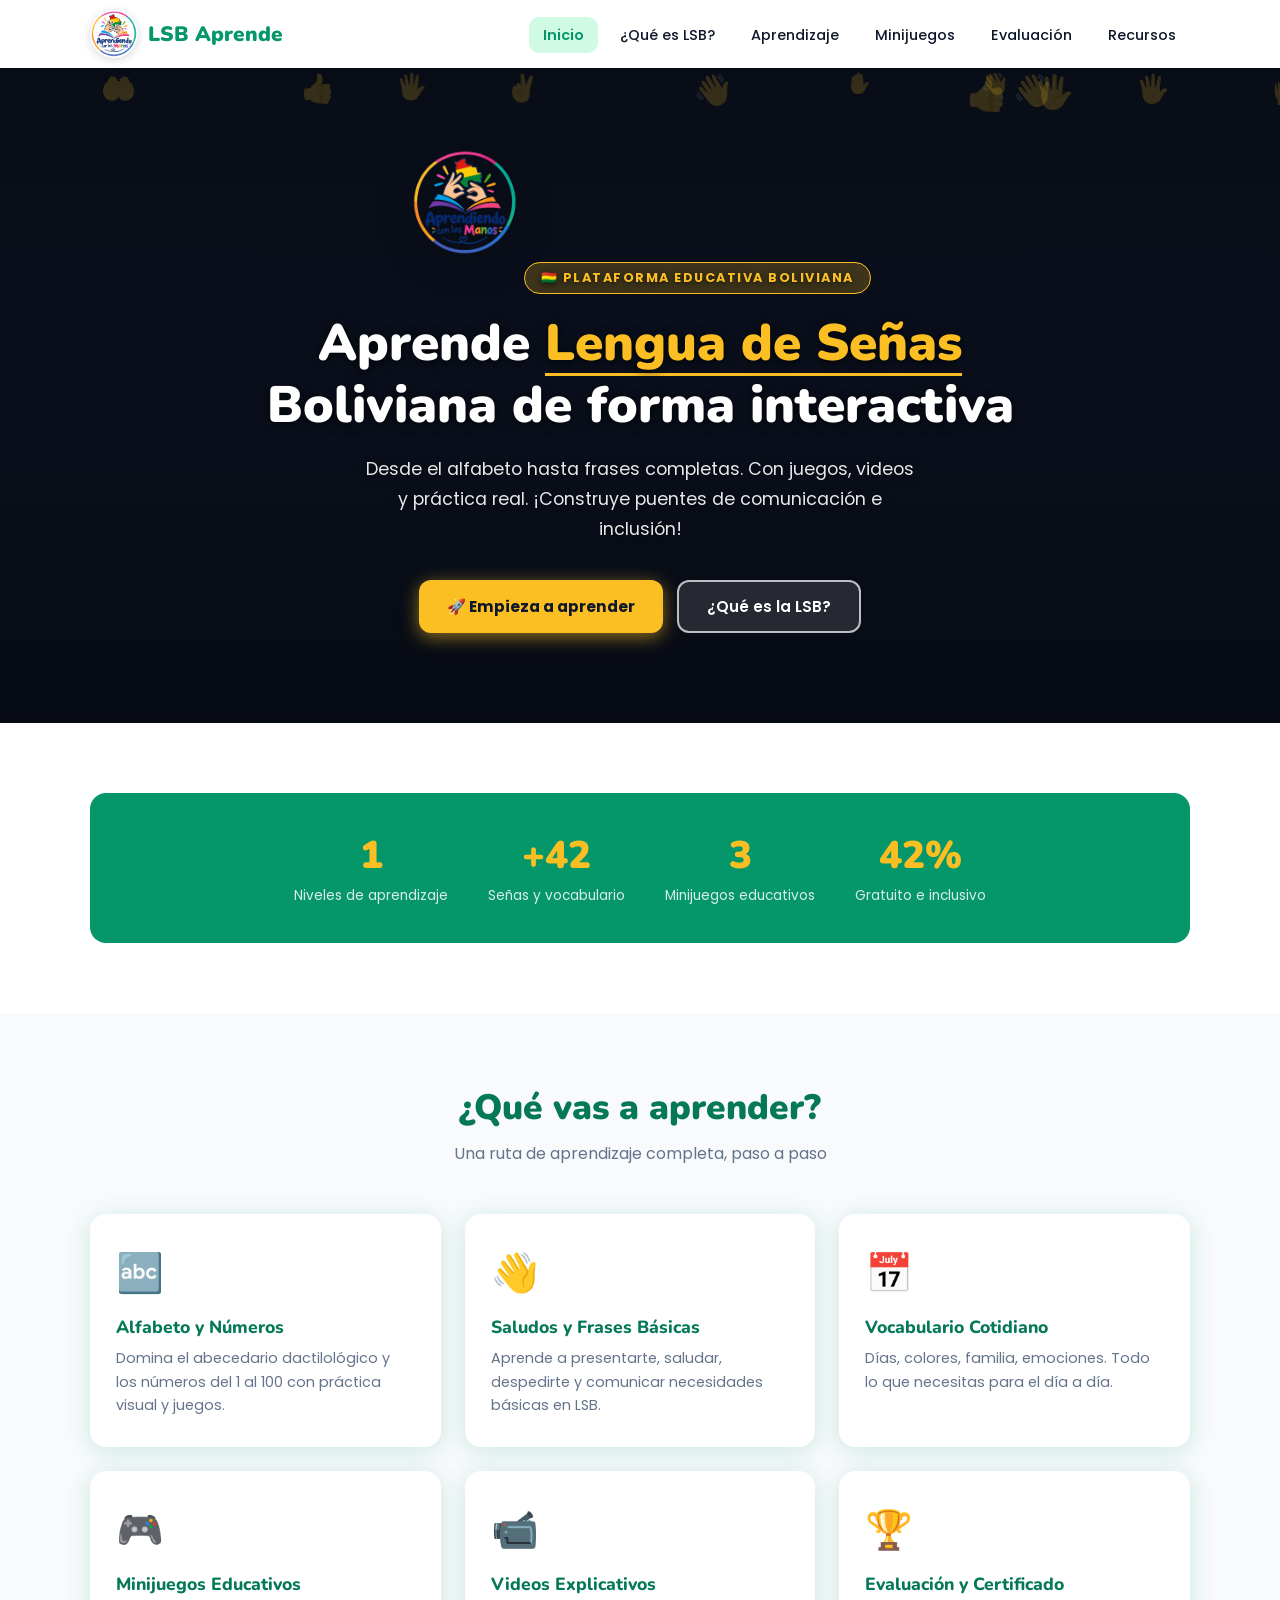
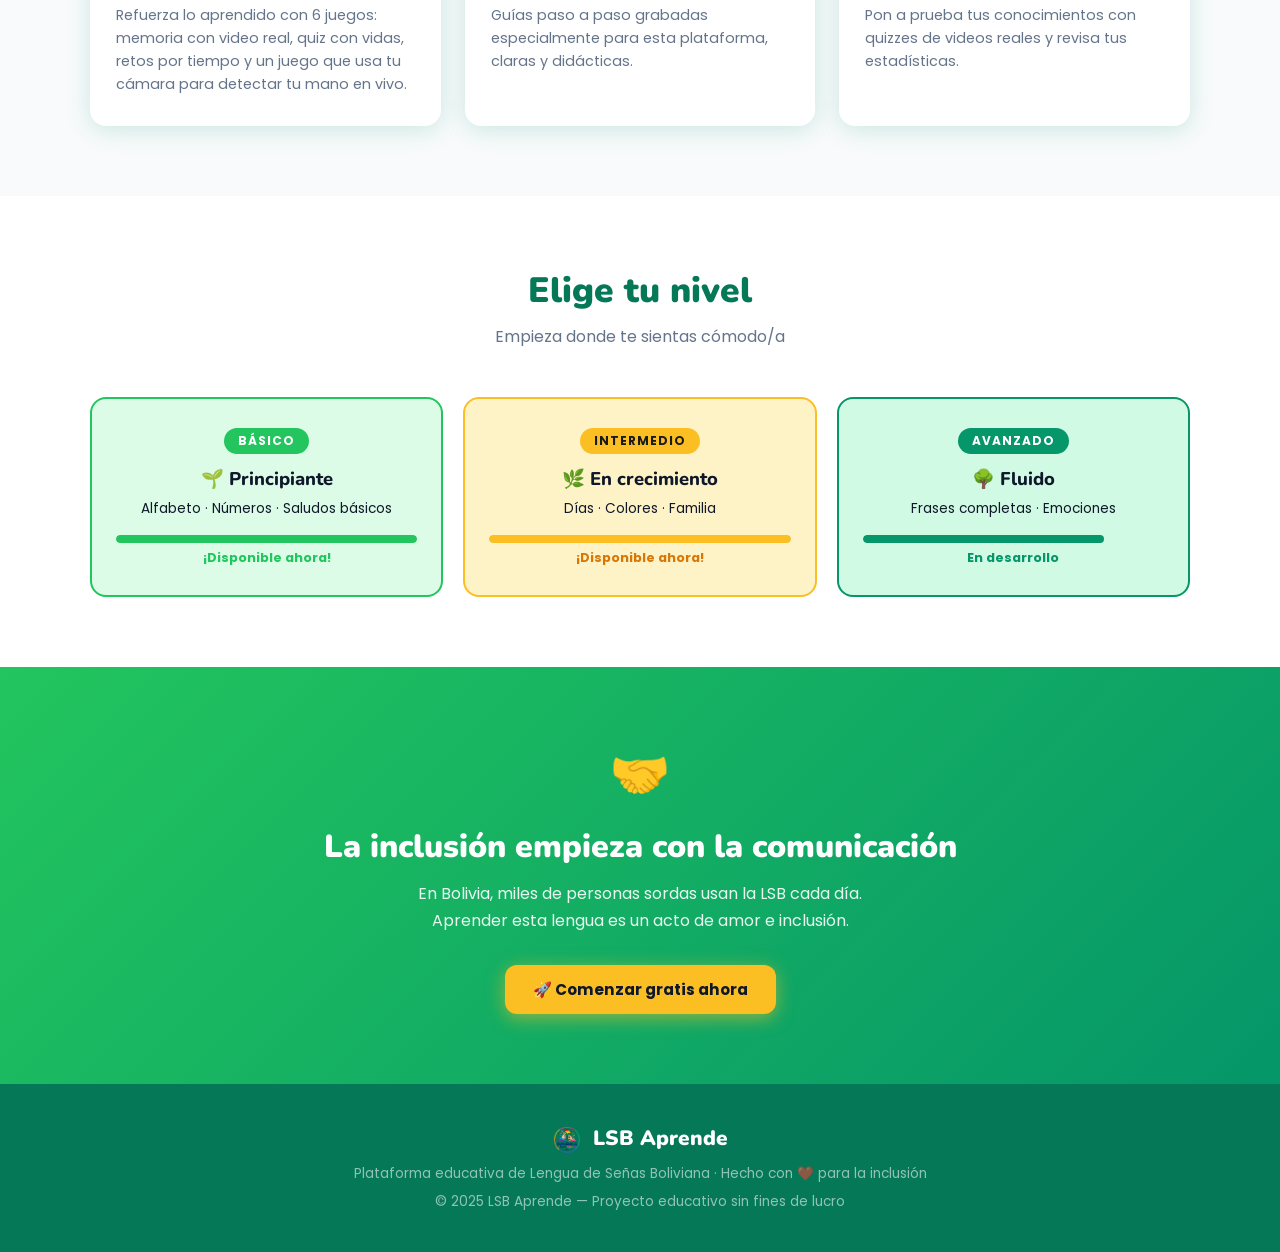
<file: index.html>
<!DOCTYPE html>
<html lang="es">
<head>
  <meta charset="UTF-8">
  <meta name="viewport" content="width=device-width, initial-scale=1.0">
  <title>LSB Aprende — Lengua de Señas Boliviana</title>
  <link rel="stylesheet" href="css/styles.css">
  <link rel="icon" href="img/logo.png">
  <style>
    /* ===== Inicio dinámico ===== */
    .hero {
      position: relative;
      overflow: hidden;
      background: #0f172a !important;
      background-image: none !important; /* quita el degradado verde de styles.css */
    }
    .hero::before,
    .hero::after {
      display: none !important; /* quita los círculos decorativos verdes */
    }
    /* Videos de fondo deslizantes */
    .hero-videos {
      position: absolute;
      inset: 0;
      z-index: 0;
      overflow: hidden;
    }
    .hero-videos video {
      position: absolute;
      inset: 0;
      width: 100%;
      height: 100%;
      object-fit: cover;
      opacity: 0;
      transition: opacity 1.4s ease-in-out;
      filter: brightness(0.75) contrast(1.05) saturate(1.15);
      transform: scale(1.05);
    }
    .hero-videos video.active {
      opacity: 0.55;
    }
    .hero-overlay {
      position: absolute;
      inset: 0;
      z-index: 1;
      /* Solo un velo oscuro suave para leer el texto, sin verde */
      background: linear-gradient(
        180deg,
        rgba(0, 0, 0, 0.45) 0%,
        rgba(0, 0, 0, 0.35) 50%,
        rgba(0, 0, 0, 0.55) 100%
      );
      pointer-events: none;
    }
    /* Texto del hero más legible sobre video */
    .hero h1,
    .hero p,
    .hero .hero-badge {
      text-shadow: 0 2px 12px rgba(0,0,0,0.55), 0 1px 3px rgba(0,0,0,0.4);
    }
    .hero .btn-outline {
      background: rgba(255,255,255,0.12);
      backdrop-filter: blur(6px);
      border-color: rgba(255,255,255,0.7);
    }
    .hero .btn-outline:hover {
      background: rgba(255,255,255,0.25);
    }
    .hero > *:not(.hero-videos):not(.hero-overlay):not(.hero-particles) {
      position: relative;
      z-index: 2;
    }
    .hero-particles {
      z-index: 2 !important;
    }
    .hero-particles {
      position: absolute;
      inset: 0;
      pointer-events: none;
      z-index: 0;
      overflow: hidden;
    }
    .particle {
      position: absolute;
      font-size: 1.6rem;
      opacity: 0.18;
      animation: float-particle linear infinite;
      user-select: none;
    }
    @keyframes float-particle {
      0%   { transform: translateY(110vh) rotate(0deg) scale(0.8); opacity: 0; }
      10%  { opacity: 0.2; }
      90%  { opacity: 0.15; }
      100% { transform: translateY(-10vh) rotate(360deg) scale(1.1); opacity: 0; }
    }

    .hero-logo-spin {
      animation: logo-bounce 3s ease-in-out infinite;
      display: inline-block;
    }
    @keyframes logo-bounce {
      0%, 100% { transform: translateY(0) scale(1); }
      50% { transform: translateY(-10px) scale(1.05); }
    }

    .hero h1 span.typing-word {
      display: inline-block;
      border-bottom: 3px solid var(--amarillo);
      animation: word-pulse 2.5s ease-in-out infinite;
    }
    @keyframes word-pulse {
      0%, 100% { opacity: 1; }
      50% { opacity: 0.75; }
    }

    .hero-buttons .btn {
      transition: transform 0.25s cubic-bezier(0.34, 1.56, 0.64, 1), box-shadow 0.25s;
    }
    .hero-buttons .btn:hover {
      transform: translateY(-4px) scale(1.04);
    }


    /* Stats animados */
    .stat-num {
      transition: transform 0.3s;
    }
    .stat-item:hover .stat-num {
      transform: scale(1.15);
      color: var(--azul);
    }

    /* Cards con entrada */
    .card, .level-card {
      transition: transform 0.3s cubic-bezier(0.34, 1.56, 0.64, 1), box-shadow 0.3s;
    }
    .card:hover, .level-card:hover {
      transform: translateY(-8px) scale(1.02);
    }
    .card .card-icon {
      display: inline-block;
      transition: transform 0.35s;
    }
    .card:hover .card-icon {
      transform: scale(1.25) rotate(-8deg);
    }

    /* Reveal on scroll */
    .reveal {
      opacity: 0;
      transform: translateY(28px);
      transition: opacity 0.6s ease, transform 0.6s ease;
    }
    .reveal.visible {
      opacity: 1;
      transform: translateY(0);
    }
  </style>
</head>
<body>

<!-- NAVBAR -->
<nav class="navbar">
  <div class="nav-inner">
    <a href="index.html" class="nav-logo">
      <div class="logo-icon"><img src="img/logo.png" alt="LSB Logo"></div>
      <span>LSB Aprende</span>
    </a>
    <button class="nav-toggle" aria-label="Menú">☰</button>
    <ul class="nav-links">
      <li><a href="index.html" class="active">Inicio</a></li>
      <li><a href="que-es-lsb.html">¿Qué es LSB?</a></li>
      <li><a href="aprendizaje.html">Aprendizaje</a></li>
      <li><a href="juegos.html">Minijuegos</a></li>
      <li><a href="evaluacion.html">Evaluación</a></li>
      <li><a href="recursos.html">Recursos</a></li>
    </ul>
  </div>
</nav>

<!-- HERO dinámico -->
<section class="hero">
  <div class="hero-videos" id="hero-videos">
    <video muted playsinline loop preload="auto"></video>
    <video muted playsinline loop preload="auto"></video>
  </div>
  <div class="hero-overlay"></div>
  <div class="hero-particles" id="hero-particles"></div>
  <span class="hero-hands hero-logo-spin"><img src="img/logo.png" alt="LSB Logo"></span>
  <div class="hero-badge">🇧🇴 Plataforma educativa boliviana</div>
  <h1>Aprende <span class="typing-word" id="typing-word">Lengua de Señas</span><br>Boliviana de forma interactiva</h1>
  <p>
    Desde el alfabeto hasta frases completas. Con juegos, videos y práctica real.
    ¡Construye puentes de comunicación e inclusión!
  </p>
  <div class="hero-buttons">
    <a href="aprendizaje.html" class="btn btn-primary">🚀 Empieza a aprender</a>
    <a href="que-es-lsb.html"  class="btn btn-outline">¿Qué es la LSB?</a>
  </div>
</section>


<!-- STATS -->
<!-- STATS -->
<section class="section section-alt reveal">
  <div class="container">
    <div class="stats-row">
      <div class="stat-item">
        <span class="stat-num" data-target="3">0</span>
        <span class="stat-label">Niveles de aprendizaje</span>
      </div>
      <div class="stat-item">
        <span class="stat-num" data-target="100" data-prefix="+">0</span>
        <span class="stat-label">Señas y vocabulario</span>
      </div>
      <div class="stat-item">
        <span class="stat-num" data-target="6">0</span>
        <span class="stat-label">Minijuegos educativos</span>
      </div>
      <div class="stat-item">
        <span class="stat-num" data-target="100" data-suffix="%">0</span>
        <span class="stat-label">Gratuito e inclusivo</span>
      </div>
    </div>
  </div>
</section>

<!-- ¿QUÉ APRENDERÁS? -->
<section class="section reveal">
  <div class="container">
    <h2 class="section-title">¿Qué vas a aprender?</h2>
    <p class="section-sub">Una ruta de aprendizaje completa, paso a paso</p>
    <div class="cards-grid">
      <div class="card">
        <span class="card-icon">🔤</span>
        <h3>Alfabeto y Números</h3>
        <p>Domina el abecedario dactilológico y los números del 1 al 100 con práctica visual y juegos.</p>
      </div>
      <div class="card">
        <span class="card-icon">👋</span>
        <h3>Saludos y Frases Básicas</h3>
        <p>Aprende a presentarte, saludar, despedirte y comunicar necesidades básicas en LSB.</p>
      </div>
      <div class="card">
        <span class="card-icon">📅</span>
        <h3>Vocabulario Cotidiano</h3>
        <p>Días, colores, familia, emociones. Todo lo que necesitas para el día a día.</p>
      </div>
      <div class="card">
        <span class="card-icon">🎮</span>
        <h3>Minijuegos Educativos</h3>
        <p>Refuerza lo aprendido con 6 juegos: memoria con video real, quiz con vidas, retos por tiempo y un juego que usa tu cámara para detectar tu mano en vivo.</p>
      </div>
      <div class="card">
        <span class="card-icon">📹</span>
        <h3>Videos Explicativos</h3>
        <p>Guías paso a paso grabadas especialmente para esta plataforma, claras y didácticas.</p>
      </div>
      <a href="evaluacion.html" class="card" style="text-decoration:none;color:inherit">
        <span class="card-icon">🏆</span>
        <h3>Evaluación y Certificado</h3>
        <p>Pon a prueba tus conocimientos con quizzes de videos reales y revisa tus estadísticas.</p>
      </a>
    </div>
  </div>
</section>

<!-- NIVELES -->
<section class="section section-alt reveal">
  <div class="container">
    <h2 class="section-title">Elige tu nivel</h2>
    <p class="section-sub">Empieza donde te sientas cómodo/a</p>
    <div class="levels-grid">
      <a href="aprendizaje.html#basico" class="level-card level-basico">
        <span class="level-badge badge-verde">Básico</span>
        <h3>🌱 Principiante</h3>
        <p>Alfabeto · Números · Saludos básicos</p>
        <div class="progress-bar" style="margin-top:16px">
          <div class="progress-fill" style="width:100%;background:var(--verde)"></div>
        </div>
        <small style="font-size:.8rem;color:var(--verde);font-weight:700;margin-top:4px;display:block">¡Disponible ahora!</small>
      </a>
      <a href="aprendizaje.html#intermedio" class="level-card level-intermedio">
        <span class="level-badge badge-amarillo">Intermedio</span>
        <h3>🌿 En crecimiento</h3>
        <p>Días · Colores · Familia</p>
        <div class="progress-bar" style="margin-top:16px">
          <div class="progress-fill" style="width:100%;background:var(--amarillo)"></div>
        </div>
        <small style="font-size:.8rem;color:#D97706;font-weight:700;margin-top:4px;display:block">¡Disponible ahora!</small>
      </a>
      <a href="aprendizaje.html#avanzado" class="level-card level-avanzado">
        <span class="level-badge badge-azul">Avanzado</span>
        <h3>🌳 Fluido</h3>
        <p>Frases completas · Emociones</p>
        <div class="progress-bar" style="margin-top:16px">
          <div class="progress-fill" style="width:80%;background:var(--azul)"></div>
        </div>
        <small style="font-size:.8rem;color:var(--azul);font-weight:700;margin-top:4px;display:block">En desarrollo</small>
      </a>
    </div>
  </div>
</section>

<!-- CTA FINAL -->
<section class="section reveal" style="background: linear-gradient(135deg, var(--verde) 0%, #059669 100%); color: var(--blanco); text-align: center;">
  <div class="container">
    <div style="font-size:3rem;margin-bottom:16px">🤝</div>
    <h2 style="font-family:'Nunito',sans-serif;font-weight:900;font-size:clamp(1.5rem,4vw,2rem);margin-bottom:12px;color:var(--blanco)">
      La inclusión empieza con la comunicación
    </h2>
    <p style="opacity:.9;max-width:500px;margin:0 auto 30px;line-height:1.7">
      En Bolivia, miles de personas sordas usan la LSB cada día. Aprender esta lengua es un acto de amor e inclusión.
    </p>
    <a href="aprendizaje.html" class="btn btn-primary">🚀 Comenzar gratis ahora</a>
  </div>
</section>

<!-- FOOTER -->
<footer>
  <div class="footer-logo"><img src="img/logo.png" alt="LSB" style="width:28px;height:28px;vertical-align:middle;margin-right:6px;"> LSB Aprende</div>
  <p>Plataforma educativa de Lengua de Señas Boliviana · Hecho con ❤️ para la inclusión</p>
  <p style="margin-top:8px">© 2025 LSB Aprende — Proyecto educativo sin fines de lucro</p>
</footer>

<script src="js/videos-data.js"></script>
<script src="js/main.js"></script>
<script>
(function () {
  // ---- Videos de fondo (señas de las chicas) cada 5s ----
  (function setupHeroVideos() {
    // Selección de videos variados (existen en el repo real)
    const HERO_VIDEOS = [
      'videos/3. Saludos/hola.mp4',
      'videos/3. Saludos/Gracias.mp4',
      'videos/3. Saludos/buenos dias.mp4',
      'videos/3. Saludos/Como estas.mp4',
      'videos/5. Colores/rojo.mp4',
      'videos/5. Colores/azul.mp4',
      'videos/5. Colores/Verde.mp4',
      'videos/6. Familia/bloque 2/mama.mp4',
      'videos/6. Familia/bloque 2/papa.mp4',
      'videos/6. Familia/bloque 1/familia.mp4',
      'videos/4. dias de la semana/lunes.mp4',
      'videos/2. Numeros/uno.mp4',
      'videos/1. Alfabeto/A.mp4',
      'videos/1. Alfabeto/L.mp4',
      'videos/8.expresiones/bloque 2/exito o exelente.mp4'
    ];

    const container = document.getElementById('hero-videos');
    if (!container) return;
    const vids = container.querySelectorAll('video');
    if (vids.length < 2) return;

    let idx = 0;
    let showing = 0; // which video element is visible

    function loadAndShow(i) {
      const next = (showing + 1) % 2;
      const v = vids[next];
      v.src = HERO_VIDEOS[i % HERO_VIDEOS.length];
      v.load();
      const playPromise = v.play();
      if (playPromise && playPromise.catch) playPromise.catch(() => {});

      // crossfade
      vids[showing].classList.remove('active');
      v.classList.add('active');
      showing = next;
    }

    // first video
    vids[0].src = HERO_VIDEOS[0];
    vids[0].load();
    vids[0].play().catch(() => {});
    vids[0].classList.add('active');

    setInterval(() => {
      idx = (idx + 1) % HERO_VIDEOS.length;
      loadAndShow(idx);
    }, 5000);
  })();

  // ---- Partículas flotantes (manos / emojis) ----
  const particles = document.getElementById('hero-particles');
  const emojis = ['👋', '🤟', '✋', '🖐️', '✌️', '🙌', '👍', 'bolivia'.length ? 'bolivia' : ''].filter(Boolean);
  // fix: real emojis only
  const hands = ['👋', '🤟', '✋', '🖐️', '✌️', '🙌', '👍', '👏', '🤲'];
  for (let i = 0; i < 12; i++) {
    const el = document.createElement('span');
    el.className = 'particle';
    el.textContent = hands[Math.floor(Math.random() * hands.length)];
    el.style.left = Math.random() * 100 + '%';
    el.style.animationDuration = (8 + Math.random() * 12) + 's';
    el.style.animationDelay = (Math.random() * 8) + 's';
    el.style.fontSize = (1.2 + Math.random() * 1.2) + 'rem';
    particles.appendChild(el);
  }

  // ---- Palabras rotativas en el título ----
  const words = ['Lengua de Señas', 'comunicación', 'inclusión', 'LSB'];
  let wi = 0;
  const wordEl = document.getElementById('typing-word');
  setInterval(() => {
    wi = (wi + 1) % words.length;
    wordEl.style.opacity = '0';
    wordEl.style.transform = 'translateY(8px)';
    setTimeout(() => {
      wordEl.textContent = words[wi];
      wordEl.style.opacity = '1';
      wordEl.style.transform = 'translateY(0)';
    }, 250);
  }, 3200);
  wordEl.style.transition = 'opacity 0.25s, transform 0.25s';

  // ---- Contadores animados ----
  function animateCounters() {
    document.querySelectorAll('.stat-num[data-target]').forEach(el => {
      const target = parseInt(el.dataset.target, 10);
      const prefix = el.dataset.prefix || '';
      const suffix = el.dataset.suffix || '';
      const duration = 1200;
      const start = performance.now();
      function tick(now) {
        const p = Math.min(1, (now - start) / duration);
        const eased = 1 - Math.pow(1 - p, 3);
        el.textContent = prefix + Math.round(target * eased) + suffix;
        if (p < 1) requestAnimationFrame(tick);
      }
      requestAnimationFrame(tick);
    });
  }

  // ---- Reveal on scroll ----
  const reveals = document.querySelectorAll('.reveal');
  const io = new IntersectionObserver((entries) => {
    entries.forEach(e => {
      if (e.isIntersecting) {
        e.target.classList.add('visible');
        if (e.target.querySelector('.stat-num[data-target]')) animateCounters();
      }
    });
  }, { threshold: 0.2 });
  reveals.forEach(r => io.observe(r));


})();
</script>
</body>
</html>
</file>
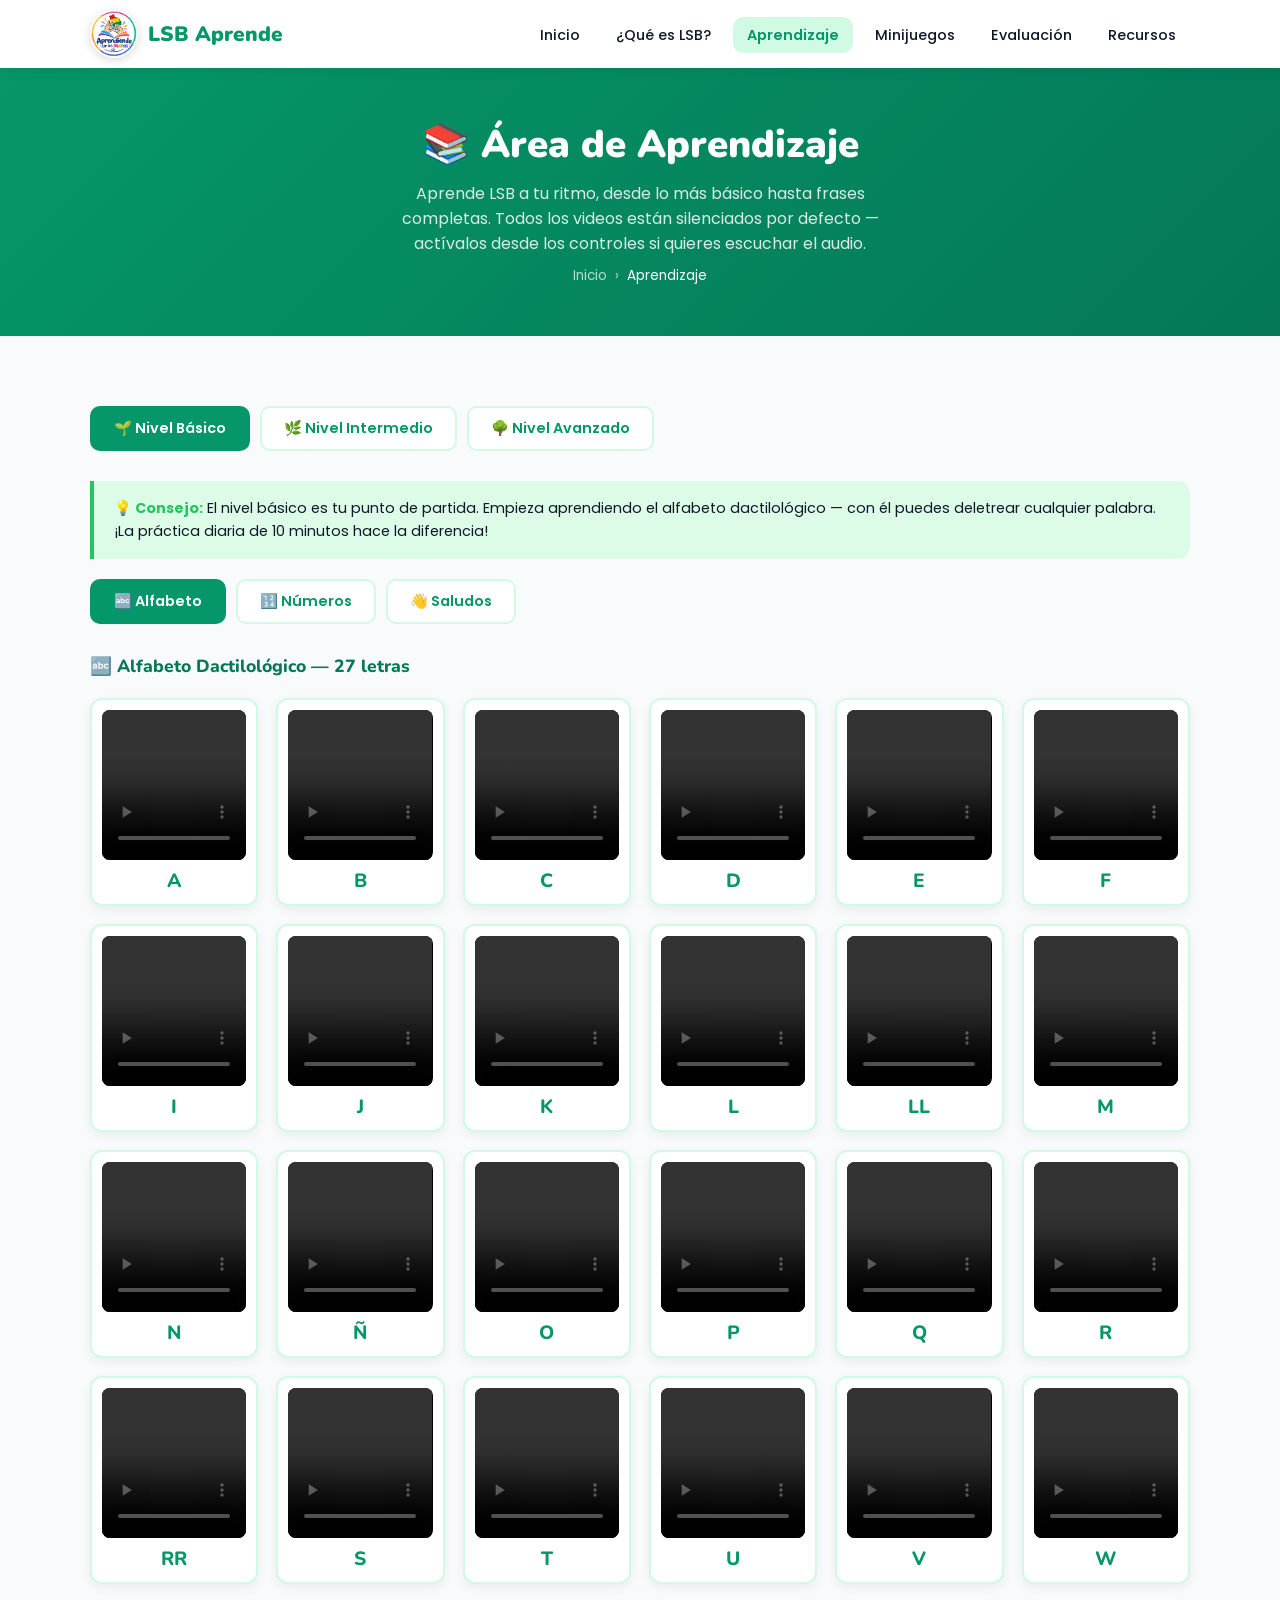
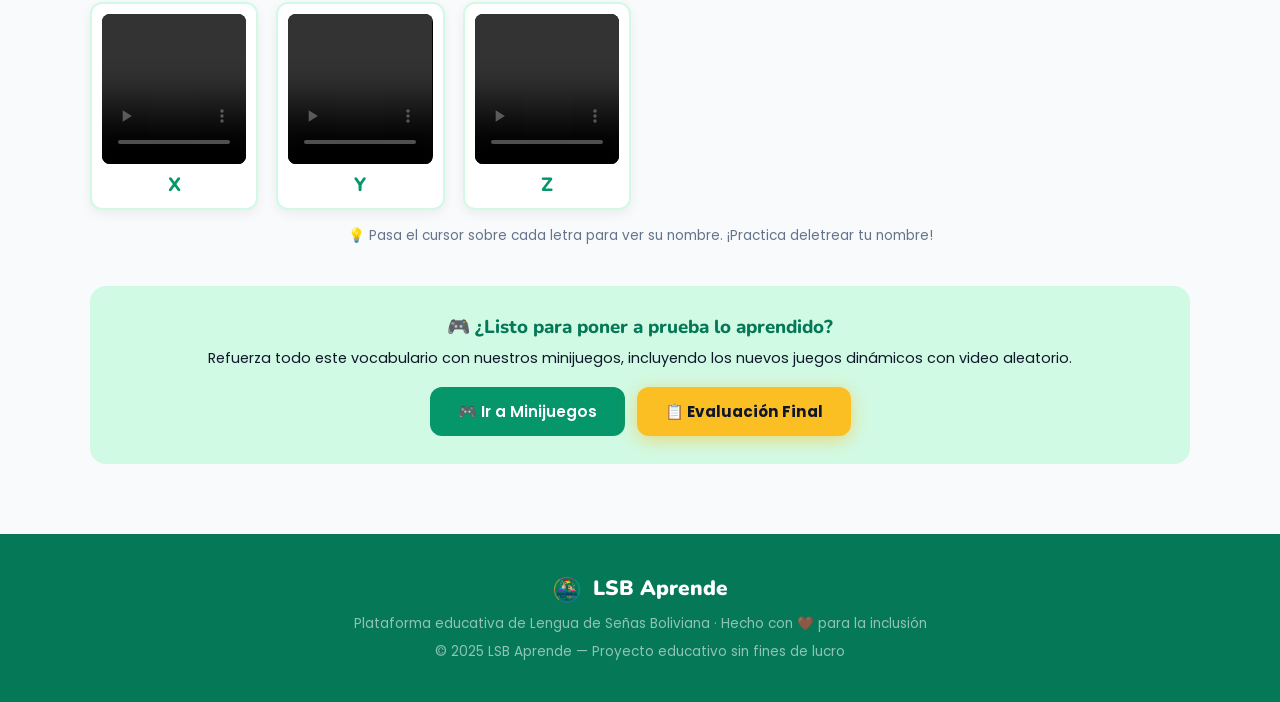
<file: aprendizaje.html>
<!DOCTYPE html>
<html lang="es">
<head>
  <meta charset="UTF-8">
  <meta name="viewport" content="width=device-width, initial-scale=1.0">
  <title>Aprendizaje — LSB Aprende</title>
  <link rel="stylesheet" href="css/styles.css">
  <link rel="icon" href="img/logo.png">
  <style>
    .alphabet-grid {
      display: grid;
      grid-template-columns: repeat(auto-fill, minmax(150px, 1fr));
      gap: 18px;
    }
    .letter-card {
      background: var(--blanco);
      border: 2px solid var(--azul-light);
      border-radius: 12px;
      padding: 10px;
      text-align: center;
      transition: var(--transition);
      cursor: pointer;
      user-select: none;
      overflow: hidden;
    }
    .letter-card:hover { border-color: var(--azul); transform: translateY(-3px); }
    .letter-card video { width: 100%; height: 150px; object-fit: cover; border-radius: 8px; display: block; }
    .letter-char {
      display: block;
      font-family: 'Nunito', sans-serif;
      font-size: 1.2rem;
      font-weight: 800;
      color: var(--azul);
      margin-top: 8px;
    }
    .numbers-grid {
      display: grid;
      grid-template-columns: repeat(auto-fill, minmax(120px, 1fr));
      gap: 14px;
    }
    .num-card {
      background: var(--blanco);
      border: 2px solid var(--amarillo);
      border-radius: 12px;
      padding: 10px;
      text-align: center;
      transition: var(--transition);
      cursor: pointer;
      overflow: hidden;
    }
    .num-card:hover { background: var(--amarillo-light); transform: translateY(-3px); }
    .num-card video { width: 100%; height: 120px; object-fit: cover; border-radius: 8px; display: block; }
    .num-val {
      display: block;
      font-family: 'Nunito', sans-serif;
      font-size: 1.2rem;
      font-weight: 900;
      color: var(--azul-dark);
      margin-top: 6px;
    }
    .section-mini-title {
      font-family: 'Nunito', sans-serif;
      font-weight: 800;
      color: var(--azul-dark);
      font-size: 1.1rem;
      margin: 28px 0 14px;
      display: flex;
      align-items: center;
      gap: 8px;
    }
    .tip-box {
      background: var(--verde-light);
      border-left: 4px solid var(--verde);
      border-radius: 0 12px 12px 0;
      padding: 16px 20px;
      margin: 20px 0;
      font-size: .9rem;
      line-height: 1.6;
    }
    .tip-box strong { color: var(--verde); }
    .vocab-grid {
      display: grid;
      grid-template-columns: repeat(auto-fill, minmax(180px, 1fr));
      gap: 18px;
    }
    .vocab-card {
      background: var(--blanco);
      border: 2px solid var(--azul-light);
      border-radius: 12px;
      padding: 10px;
      text-align: center;
      overflow: hidden;
    }
    .vocab-card video { width: 100%; height: 150px; object-fit: cover; border-radius: 8px; display: block; }
    .vocab-word { font-family: 'Nunito', sans-serif; font-weight: 800; color: var(--azul-dark); margin-top: 10px; }
  </style>
</head>
<body>

<!-- MODAL DE VIDEO (siempre muteado por defecto) -->
<div class="video-modal" id="video-modal">
  <div class="video-modal-content" id="video-modal-content">
    <div class="video-modal-label">
      <span class="vm-word" id="video-modal-word">—</span>
      <span class="vm-counter" id="video-modal-counter"></span>
    </div>
    <button class="video-modal-close" id="video-modal-close" aria-label="Cerrar video">✕</button>
    <button class="video-modal-nav video-modal-prev" id="video-modal-prev" aria-label="Seña anterior">◀</button>
    <video id="video-modal-player" controls muted playsinline></video>
    <button class="video-modal-nav video-modal-next" id="video-modal-next" aria-label="Seña siguiente">▶</button>
    <div class="video-modal-toolbar">
      <button class="vm-tool-btn" data-speed="0.5">🐢 0.5x</button>
      <button class="vm-tool-btn active" data-speed="1">▶️ 1x</button>
      <button class="vm-tool-btn" data-speed="1.5">⚡ 1.5x</button>
      <span class="vm-tool-divider"></span>
      <button class="vm-tool-btn" id="video-modal-loop">🔁 Repetir</button>
    </div>
  </div>
</div>

<!-- NAVBAR -->
<nav class="navbar">
  <div class="nav-inner">
    <a href="index.html" class="nav-logo">
      <div class="logo-icon"><img src="img/logo.png" alt="LSB Logo"></div>
      <span>LSB Aprende</span>
    </a>
    <button class="nav-toggle" aria-label="Menú">☰</button>
    <ul class="nav-links">
      <li><a href="index.html">Inicio</a></li>
      <li><a href="que-es-lsb.html">¿Qué es LSB?</a></li>
      <li><a href="aprendizaje.html" class="active">Aprendizaje</a></li>
      <li><a href="juegos.html">Minijuegos</a></li>
      <li><a href="evaluacion.html">Evaluación</a></li>
      <li><a href="recursos.html">Recursos</a></li>
    </ul>
  </div>
</nav>

<!-- PAGE HERO -->
<div class="page-hero">
  <h1>📚 Área de Aprendizaje</h1>
  <p>Aprende LSB a tu ritmo, desde lo más básico hasta frases completas. Todos los videos están silenciados por defecto — actívalos desde los controles si quieres escuchar el audio.</p>
  <div class="breadcrumb"><a href="index.html">Inicio</a> › <span>Aprendizaje</span></div>
</div>

<section class="section">
  <div class="container">

    <!-- NIVELES -->
    <div class="tabs" id="level-tabs">
      <button class="tab-btn active" data-group="levels" data-tab="basico">🌱 Nivel Básico</button>
      <button class="tab-btn" data-group="levels" data-tab="intermedio">🌿 Nivel Intermedio</button>
      <button class="tab-btn" data-group="levels" data-tab="avanzado">🌳 Nivel Avanzado</button>
    </div>

    <!-- ============ NIVEL BÁSICO ============ -->
    <div class="tab-content active" data-group="levels" data-tab="basico" id="basico">

      <div class="tip-box">
        <strong>💡 Consejo:</strong>
        El nivel básico es tu punto de partida. Empieza aprendiendo el alfabeto dactilológico —
        con él puedes deletrear cualquier palabra. ¡La práctica diaria de 10 minutos hace la diferencia!
      </div>

      <div class="tabs">
        <button class="tab-btn active" data-group="basico" data-tab="alfabeto">🔤 Alfabeto</button>
        <button class="tab-btn" data-group="basico" data-tab="numeros">🔢 Números</button>
        <button class="tab-btn" data-group="basico" data-tab="saludos">👋 Saludos</button>
      </div>

      <!-- ALFABETO -->
      <div class="tab-content active" data-group="basico" data-tab="alfabeto">
        <div class="section-mini-title">🔤 Alfabeto Dactilológico — 27 letras</div>
        <div class="alphabet-grid" id="alphabet-grid"><!-- Generado por JS --></div>
        <p style="font-size:.85rem;color:var(--gris-medio);margin-top:16px;text-align:center">
          💡 Pasa el cursor sobre cada letra para ver su nombre. ¡Practica deletrear tu nombre!
        </p>
      </div>

      <!-- NÚMEROS -->
      <div class="tab-content" data-group="basico" data-tab="numeros">
        <div class="section-mini-title">🔢 Números del 0 al 10</div>
        <div class="numbers-grid" id="numeros-grid"><!-- Generado por JS --></div>

        <div class="section-mini-title" style="margin-top:32px">🔢 Números especiales</div>
        <div class="vocab-grid" id="numeros-especiales-grid"><!-- Generado por JS --></div>
      </div>

      <!-- SALUDOS -->
      <div class="tab-content" data-group="basico" data-tab="saludos">
        <div class="section-mini-title">👋 Saludos y Expresiones Básicas</div>
        <div class="vocab-grid" id="saludos-grid"><!-- Generado por JS --></div>
        <div class="tip-box" style="margin-top:24px">
          <strong>✋ Recuerda:</strong> En la LSB, la expresión facial es tan importante como la seña misma.
          Una sonrisa al decir "Hola" o "Buenos días" comunica mucho más que solo la seña.
        </div>
      </div>
    </div>

    <!-- ============ NIVEL INTERMEDIO ============ -->
    <div class="tab-content" data-group="levels" data-tab="intermedio" id="intermedio">

      <div class="tip-box">
        <strong>💡 Nivel Intermedio:</strong>
        Ya conoces lo básico. Ahora amplía tu vocabulario con los temas que usas cada día:
        días de la semana, colores y familia.
      </div>

      <div class="tabs">
        <button class="tab-btn active" data-group="inter" data-tab="dias">📅 Días</button>
        <button class="tab-btn" data-group="inter" data-tab="colores">🎨 Colores</button>
        <button class="tab-btn" data-group="inter" data-tab="familia">👨‍👩‍👧 Familia</button>
      </div>

      <!-- DÍAS -->
      <div class="tab-content active" data-group="inter" data-tab="dias">
        <div class="section-mini-title">📅 Días de la Semana</div>
        <div class="vocab-grid" id="dias-grid"><!-- Generado por JS --></div>
      </div>

      <!-- COLORES -->
      <div class="tab-content" data-group="inter" data-tab="colores">
        <div class="section-mini-title">🎨 Colores</div>
        <div class="vocab-grid" id="colores-grid"><!-- Generado por JS --></div>
      </div>

      <!-- FAMILIA -->
      <div class="tab-content" data-group="inter" data-tab="familia">
        <div class="section-mini-title">👨‍👩‍👧 Familia</div>
        <div class="vocab-grid" id="familia-grid"><!-- Generado por JS --></div>
      </div>
    </div>

    <!-- ============ NIVEL AVANZADO ============ -->
    <div class="tab-content" data-group="levels" data-tab="avanzado" id="avanzado">

      <div class="tip-box">
        <strong>💡 Nivel Avanzado:</strong>
        Combina todo lo aprendido en frases completas y aprende a expresar emociones y estados de ánimo.
      </div>

      <div class="tabs">
        <button class="tab-btn active" data-group="avz" data-tab="frases">💬 Frases</button>
        <button class="tab-btn" data-group="avz" data-tab="expresiones">😊 Expresiones y Emociones</button>
      </div>

      <!-- FRASES -->
      <div class="tab-content active" data-group="avz" data-tab="frases">
        <div class="section-mini-title">💬 Frases Completas</div>
        <div class="vocab-grid" id="frases-grid"><!-- Generado por JS --></div>
      </div>

      <!-- EXPRESIONES -->
      <div class="tab-content" data-group="avz" data-tab="expresiones">
        <div class="section-mini-title">😊 Expresiones y Emociones</div>
        <div class="vocab-grid" id="expresiones-grid"><!-- Generado por JS --></div>
      </div>
    </div>

    <!-- CTA JUEGOS -->
    <div style="background:var(--azul-light);border-radius:var(--radius);padding:28px;text-align:center;margin-top:40px">
      <h3 style="font-family:'Nunito',sans-serif;font-weight:800;color:var(--azul-dark);margin-bottom:8px">
        🎮 ¿Listo para poner a prueba lo aprendido?
      </h3>
      <p style="color:var(--gris-texto);margin-bottom:18px;font-size:.9rem">
        Refuerza todo este vocabulario con nuestros minijuegos, incluyendo los nuevos juegos dinámicos con video aleatorio.
      </p>
      <div style="display:flex;gap:12px;justify-content:center;flex-wrap:wrap">
        <a href="juegos.html" class="btn btn-azul">🎮 Ir a Minijuegos</a>
        <a href="evaluacion.html" class="btn btn-primary">📋 Evaluación Final</a>
      </div>
    </div>

  </div>
</section>

<!-- FOOTER -->
<footer>
  <div class="footer-logo"><img src="img/logo.png" alt="LSB" style="width:28px;height:28px;vertical-align:middle;margin-right:6px;"> LSB Aprende</div>
  <p>Plataforma educativa de Lengua de Señas Boliviana · Hecho con ❤️ para la inclusión</p>
  <p style="margin-top:8px">© 2025 LSB Aprende — Proyecto educativo sin fines de lucro</p>
</footer>

<script src="js/videos-data.js"></script>
<script src="js/main.js"></script>
</body>
</html>
</file>
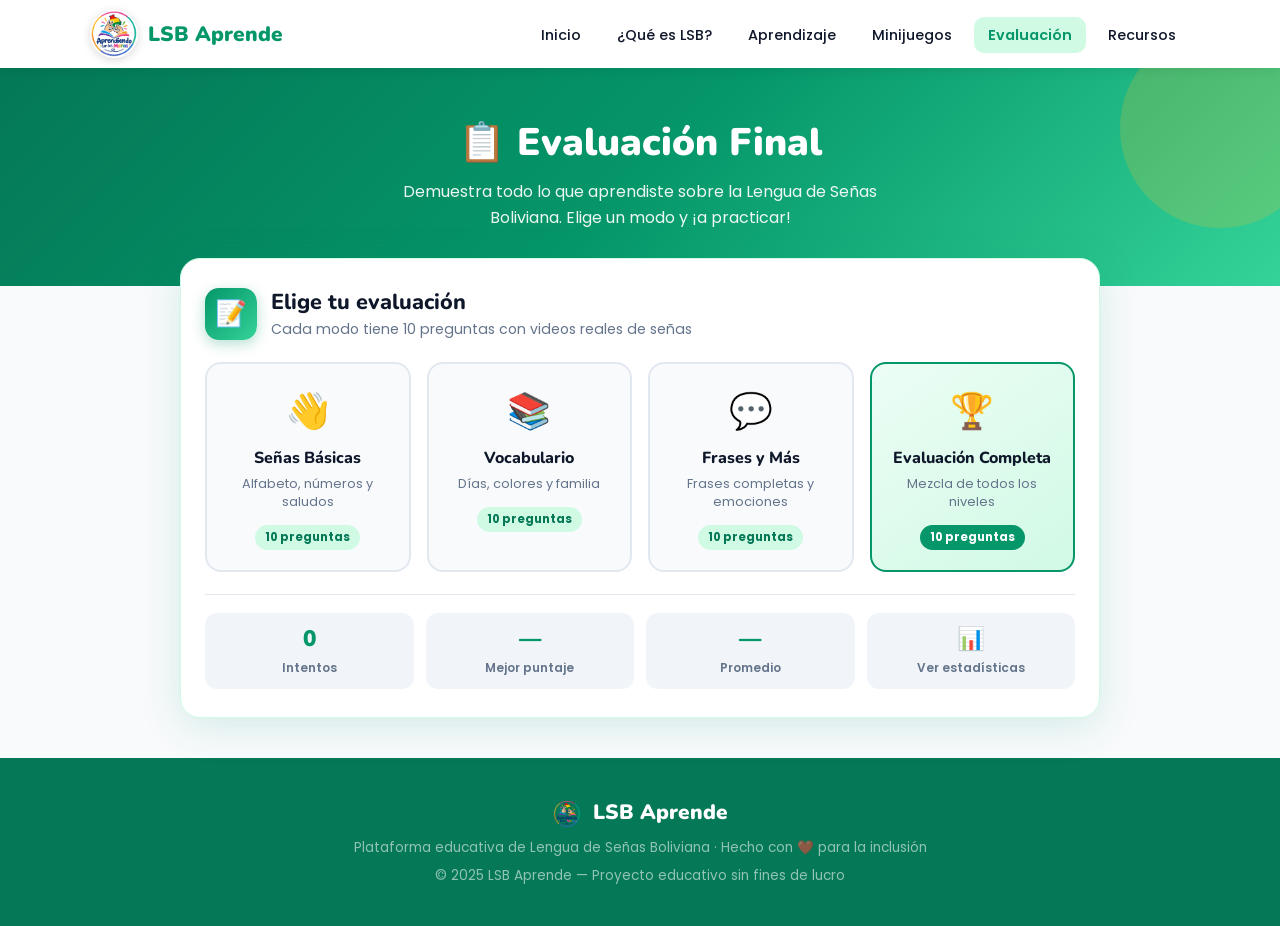
<file: evaluacion.html>
<!DOCTYPE html>
<html lang="es">
<head>
  <meta charset="UTF-8">
  <meta name="viewport" content="width=device-width, initial-scale=1.0">
  <title>Evaluación — LSB Aprende</title>
  <link rel="stylesheet" href="css/styles.css">
  <link rel="icon" href="img/logo.png">
  <style>
    /* ===== Evaluación específica ===== */
    .eval-hero {
      background: linear-gradient(135deg, #047857 0%, #059669 50%, #34D399 100%);
      color: #fff;
      padding: 48px 1.5rem 56px;
      text-align: center;
      position: relative;
      overflow: hidden;
    }
    .eval-hero::before {
      content: '';
      position: absolute;
      top: -40px; right: -40px;
      width: 200px; height: 200px;
      background: rgba(251, 191, 36, 0.2);
      border-radius: 50%;
    }
    .eval-hero h1 {
      font-family: 'Nunito', sans-serif;
      font-weight: 900;
      font-size: clamp(1.6rem, 4vw, 2.4rem);
      margin-bottom: 10px;
      position: relative; z-index: 1;
    }
    .eval-hero p {
      opacity: 0.92;
      max-width: 520px;
      margin: 0 auto;
      line-height: 1.6;
      position: relative; z-index: 1;
    }

    .eval-dashboard {
      max-width: 960px;
      margin: -28px auto 40px;
      padding: 0 1.25rem;
      position: relative;
      z-index: 2;
    }

    .eval-panel {
      background: #fff;
      border-radius: 20px;
      box-shadow: 0 8px 40px rgba(5, 150, 105, 0.15);
      padding: 28px 24px;
      border: 1px solid #D1FAE5;
    }

    .eval-panel-header {
      display: flex;
      align-items: center;
      gap: 14px;
      margin-bottom: 22px;
      flex-wrap: wrap;
    }
    .eval-panel-header .icon-box {
      width: 52px; height: 52px;
      background: linear-gradient(135deg, #059669, #34D399);
      border-radius: 14px;
      display: flex; align-items: center; justify-content: center;
      font-size: 1.6rem;
      box-shadow: 0 4px 14px rgba(5,150,105,0.3);
    }
    .eval-panel-header h2 {
      font-family: 'Nunito', sans-serif;
      font-weight: 800;
      font-size: 1.35rem;
      color: #0F172A;
      margin: 0;
    }
    .eval-panel-header p {
      font-size: 0.88rem;
      color: #64748B;
      margin: 2px 0 0;
    }

    .eval-cards {
      display: grid;
      grid-template-columns: repeat(auto-fit, minmax(200px, 1fr));
      gap: 16px;
    }

    .eval-card {
      background: #F8FAFC;
      border: 2px solid #E2E8F0;
      border-radius: 16px;
      padding: 20px 16px;
      text-align: center;
      cursor: pointer;
      transition: all 0.25s ease;
      position: relative;
    }
    .eval-card:hover {
      border-color: #059669;
      background: #ECFDF5;
      transform: translateY(-3px);
      box-shadow: 0 8px 24px rgba(5,150,105,0.18);
    }
    .eval-card .ec-icon {
      font-size: 2.2rem;
      margin-bottom: 10px;
      display: block;
    }
    .eval-card h3 {
      font-family: 'Nunito', sans-serif;
      font-weight: 800;
      font-size: 1rem;
      color: #0F172A;
      margin-bottom: 6px;
    }
    .eval-card p {
      font-size: 0.8rem;
      color: #64748B;
      line-height: 1.4;
      margin-bottom: 12px;
    }
    .eval-card .ec-badge {
      display: inline-block;
      font-size: 0.72rem;
      font-weight: 700;
      padding: 4px 10px;
      border-radius: 100px;
      background: #D1FAE5;
      color: #047857;
    }
    .eval-card.featured {
      background: linear-gradient(145deg, #ECFDF5, #D1FAE5);
      border-color: #059669;
    }
    .eval-card.featured .ec-badge {
      background: #059669;
      color: #fff;
    }

    /* Stats summary bar */
    .stats-summary {
      display: flex;
      flex-wrap: wrap;
      gap: 12px;
      margin-top: 22px;
      padding-top: 18px;
      border-top: 1px solid #E2E8F0;
    }
    .stat-chip {
      background: #F1F5F9;
      border-radius: 12px;
      padding: 10px 16px;
      flex: 1;
      min-width: 120px;
      text-align: center;
    }
    .stat-chip .sc-val {
      font-family: 'Nunito', sans-serif;
      font-weight: 900;
      font-size: 1.4rem;
      color: #059669;
      display: block;
    }
    .stat-chip .sc-label {
      font-size: 0.75rem;
      color: #64748B;
      font-weight: 600;
    }

    /* ===== Quiz UI ===== */
    .quiz-wrap {
      display: none;
      max-width: 720px;
      margin: 0 auto 40px;
      padding: 0 1.25rem;
    }
    .quiz-wrap.active { display: block; }

    .quiz-card {
      background: #fff;
      border-radius: 20px;
      box-shadow: 0 8px 40px rgba(5,150,105,0.15);
      overflow: hidden;
      border: 1px solid #D1FAE5;
    }

    .quiz-topbar {
      background: linear-gradient(90deg, #047857, #059669);
      color: #fff;
      padding: 14px 20px;
      display: flex;
      align-items: center;
      justify-content: space-between;
      gap: 12px;
      flex-wrap: wrap;
    }
    .quiz-topbar .qt-title {
      font-family: 'Nunito', sans-serif;
      font-weight: 800;
      font-size: 1rem;
    }
    .quiz-progress {
      display: flex;
      align-items: center;
      gap: 10px;
      font-size: 0.85rem;
      font-weight: 600;
    }
    .quiz-progress-bar {
      width: 100px;
      height: 8px;
      background: rgba(255,255,255,0.3);
      border-radius: 100px;
      overflow: hidden;
    }
    .quiz-progress-fill {
      height: 100%;
      background: #FBBF24;
      border-radius: 100px;
      transition: width 0.3s ease;
    }

    .quiz-body {
      padding: 24px 20px;
    }

    .quiz-video-box {
      background: #0F172A;
      border-radius: 16px;
      overflow: hidden;
      aspect-ratio: 16/10;
      max-height: 280px;
      margin: 0 auto 20px;
      position: relative;
      display: flex;
      align-items: center;
      justify-content: center;
    }
    .quiz-video-box video {
      width: 100%;
      height: 100%;
      object-fit: contain;
      background: #0F172A;
    }
    .quiz-video-box .replay-btn {
      position: absolute;
      bottom: 10px; right: 10px;
      background: rgba(255,255,255,0.9);
      border: none;
      border-radius: 10px;
      padding: 6px 12px;
      font-size: 0.8rem;
      font-weight: 700;
      cursor: pointer;
      color: #047857;
    }

    .quiz-question {
      text-align: center;
      font-family: 'Nunito', sans-serif;
      font-weight: 800;
      font-size: 1.15rem;
      color: #0F172A;
      margin-bottom: 18px;
    }

    .quiz-options {
      display: grid;
      grid-template-columns: 1fr 1fr;
      gap: 12px;
    }
    @media (max-width: 480px) {
      .quiz-options { grid-template-columns: 1fr; }
    }

    .quiz-opt {
      background: #F8FAFC;
      border: 2px solid #E2E8F0;
      border-radius: 14px;
      padding: 14px 16px;
      font-size: 1rem;
      font-weight: 600;
      color: #0F172A;
      cursor: pointer;
      transition: all 0.2s ease;
      text-align: left;
      display: flex;
      align-items: center;
      gap: 10px;
    }
    .quiz-opt:hover:not(:disabled) {
      border-color: #059669;
      background: #ECFDF5;
    }
    .quiz-opt .opt-letter {
      width: 28px; height: 28px;
      border-radius: 8px;
      background: #E2E8F0;
      display: flex; align-items: center; justify-content: center;
      font-weight: 800;
      font-size: 0.85rem;
      flex-shrink: 0;
    }
    .quiz-opt.correct {
      border-color: #22C55E;
      background: #DCFCE7;
    }
    .quiz-opt.correct .opt-letter { background: #22C55E; color: #fff; }
    .quiz-opt.wrong {
      border-color: #EF4444;
      background: #FEE2E2;
    }
    .quiz-opt.wrong .opt-letter { background: #EF4444; color: #fff; }
    .quiz-opt:disabled { cursor: default; opacity: 0.9; }

    .quiz-feedback {
      text-align: center;
      margin-top: 16px;
      font-weight: 700;
      font-size: 0.95rem;
      min-height: 24px;
    }
    .quiz-feedback.ok { color: #16A34A; }
    .quiz-feedback.bad { color: #DC2626; }

    .quiz-actions {
      display: flex;
      justify-content: center;
      gap: 12px;
      margin-top: 18px;
      flex-wrap: wrap;
    }

    /* ===== Results ===== */
    .results-wrap {
      display: none;
      max-width: 560px;
      margin: 0 auto 40px;
      padding: 0 1.25rem;
    }
    .results-wrap.active { display: block; }

    .results-card {
      background: #fff;
      border-radius: 24px;
      box-shadow: 0 10px 48px rgba(5,150,105,0.18);
      padding: 36px 28px;
      text-align: center;
      border: 2px solid #D1FAE5;
    }
    .results-card .trophy {
      font-size: 4rem;
      margin-bottom: 8px;
      animation: bounce 0.8s ease;
    }
    @keyframes bounce {
      0%, 100% { transform: translateY(0); }
      40% { transform: translateY(-12px); }
      60% { transform: translateY(-6px); }
    }
    .results-card h2 {
      font-family: 'Nunito', sans-serif;
      font-weight: 900;
      font-size: 1.8rem;
      color: #059669;
      margin-bottom: 6px;
    }
    .results-card .score-big {
      font-family: 'Nunito', sans-serif;
      font-weight: 900;
      font-size: 3.2rem;
      color: #0F172A;
      line-height: 1;
      margin: 12px 0;
    }
    .results-card .score-big span {
      font-size: 1.4rem;
      color: #64748B;
      font-weight: 700;
    }
    .results-msg {
      font-size: 0.95rem;
      color: #64748B;
      margin-bottom: 20px;
    }
    .results-actions {
      display: flex;
      flex-direction: column;
      gap: 10px;
      margin-top: 8px;
    }
    .results-actions .btn { width: 100%; justify-content: center; }

    /* ===== Stats panel ===== */
    .stats-panel {
      display: none;
      max-width: 720px;
      margin: 0 auto 40px;
      padding: 0 1.25rem;
    }
    .stats-panel.active { display: block; }

    .stats-card {
      background: #fff;
      border-radius: 20px;
      box-shadow: 0 8px 40px rgba(5,150,105,0.15);
      padding: 28px 24px;
      border: 1px solid #D1FAE5;
    }
    .stats-card h2 {
      font-family: 'Nunito', sans-serif;
      font-weight: 800;
      font-size: 1.3rem;
      margin-bottom: 18px;
      display: flex;
      align-items: center;
      gap: 10px;
    }

    .stats-grid {
      display: grid;
      grid-template-columns: repeat(auto-fit, minmax(140px, 1fr));
      gap: 14px;
      margin-bottom: 24px;
    }
    .stats-box {
      background: #F8FAFC;
      border-radius: 14px;
      padding: 16px;
      text-align: center;
      border: 1px solid #E2E8F0;
    }
    .stats-box .sb-val {
      font-family: 'Nunito', sans-serif;
      font-weight: 900;
      font-size: 1.6rem;
      color: #059669;
    }
    .stats-box .sb-label {
      font-size: 0.78rem;
      color: #64748B;
      font-weight: 600;
      margin-top: 2px;
    }

    .history-list {
      list-style: none;
      max-height: 260px;
      overflow-y: auto;
    }
    .history-list li {
      display: flex;
      justify-content: space-between;
      align-items: center;
      padding: 10px 12px;
      border-bottom: 1px solid #F1F5F9;
      font-size: 0.88rem;
      gap: 8px;
    }
    .history-list li:last-child { border-bottom: none; }
    .history-list .hl-mode {
      font-weight: 700;
      color: #0F172A;
    }
    .history-list .hl-score {
      font-weight: 800;
      color: #059669;
      white-space: nowrap;
    }
    .history-list .hl-date {
      font-size: 0.75rem;
      color: #94A3B8;
    }

    .empty-stats {
      text-align: center;
      padding: 30px 16px;
      color: #64748B;
    }
    .empty-stats .emoji { font-size: 2.5rem; margin-bottom: 8px; }

    .back-link {
      display: inline-flex;
      align-items: center;
      gap: 6px;
      font-weight: 600;
      color: #059669;
      text-decoration: none;
      margin-bottom: 16px;
      font-size: 0.9rem;
    }
    .back-link:hover { text-decoration: underline; }
  </style>
</head>
<body>

<!-- NAVBAR -->
<nav class="navbar">
  <div class="nav-inner">
    <a href="index.html" class="nav-logo">
      <div class="logo-icon"><img src="img/logo.png" alt="LSB Logo"></div>
      <span>LSB Aprende</span>
    </a>
    <button class="nav-toggle" aria-label="Menú">☰</button>
    <ul class="nav-links">
      <li><a href="index.html">Inicio</a></li>
      <li><a href="que-es-lsb.html">¿Qué es LSB?</a></li>
      <li><a href="aprendizaje.html">Aprendizaje</a></li>
      <li><a href="juegos.html">Minijuegos</a></li>
      <li><a href="evaluacion.html" class="active">Evaluación</a></li>
      <li><a href="recursos.html">Recursos</a></li>
    </ul>
  </div>
</nav>

<!-- HERO -->
<section class="eval-hero">
  <h1>📋 Evaluación Final</h1>
  <p>Demuestra todo lo que aprendiste sobre la Lengua de Señas Boliviana. Elige un modo y ¡a practicar!</p>
</section>

<!-- DASHBOARD -->
<div class="eval-dashboard" id="dashboard">
  <div class="eval-panel">
    <div class="eval-panel-header">
      <div class="icon-box">📝</div>
      <div>
        <h2>Elige tu evaluación</h2>
        <p>Cada modo tiene 10 preguntas con videos reales de señas</p>
      </div>
    </div>

    <div class="eval-cards">
      <div class="eval-card" data-mode="basicas" onclick="startEval('basicas')">
        <span class="ec-icon">👋</span>
        <h3>Señas Básicas</h3>
        <p>Alfabeto, números y saludos</p>
        <span class="ec-badge">10 preguntas</span>
      </div>
      <div class="eval-card" data-mode="vocabulario" onclick="startEval('vocabulario')">
        <span class="ec-icon">📚</span>
        <h3>Vocabulario</h3>
        <p>Días, colores y familia</p>
        <span class="ec-badge">10 preguntas</span>
      </div>
      <div class="eval-card" data-mode="frases" onclick="startEval('frases')">
        <span class="ec-icon">💬</span>
        <h3>Frases y Más</h3>
        <p>Frases completas y emociones</p>
        <span class="ec-badge">10 preguntas</span>
      </div>
      <div class="eval-card featured" data-mode="completa" onclick="startEval('completa')">
        <span class="ec-icon">🏆</span>
        <h3>Evaluación Completa</h3>
        <p>Mezcla de todos los niveles</p>
        <span class="ec-badge">10 preguntas</span>
      </div>
    </div>

    <div class="stats-summary" id="stats-summary">
      <div class="stat-chip">
        <span class="sc-val" id="sum-attempts">0</span>
        <span class="sc-label">Intentos</span>
      </div>
      <div class="stat-chip">
        <span class="sc-val" id="sum-best">—</span>
        <span class="sc-label">Mejor puntaje</span>
      </div>
      <div class="stat-chip">
        <span class="sc-val" id="sum-avg">—</span>
        <span class="sc-label">Promedio</span>
      </div>
      <div class="stat-chip" style="cursor:pointer" onclick="showStats()">
        <span class="sc-val">📊</span>
        <span class="sc-label">Ver estadísticas</span>
      </div>
    </div>
  </div>
</div>

<!-- QUIZ -->
<div class="quiz-wrap" id="quiz-wrap">
  <a href="#" class="back-link" onclick="backToDashboard(); return false;">← Volver al inicio</a>
  <div class="quiz-card">
    <div class="quiz-topbar">
      <span class="qt-title" id="quiz-mode-title">Evaluación</span>
      <div class="quiz-progress">
        <span id="quiz-counter">1 / 10</span>
        <div class="quiz-progress-bar">
          <div class="quiz-progress-fill" id="quiz-bar" style="width:10%"></div>
        </div>
      </div>
    </div>
    <div class="quiz-body">
      <div class="quiz-video-box">
        <video id="quiz-video" muted playsinline loop></video>
        <button class="replay-btn" onclick="replayVideo()">🔁 Repetir</button>
      </div>
      <p class="quiz-question">Observa la seña y elige la palabra correcta</p>
      <div class="quiz-options" id="quiz-options"></div>
      <div class="quiz-feedback" id="quiz-feedback"></div>
      <div class="quiz-actions">
        <button class="btn btn-primary" id="next-btn" style="display:none" onclick="nextQuestion()">Siguiente →</button>
      </div>
    </div>
  </div>
</div>

<!-- RESULTS -->
<div class="results-wrap" id="results-wrap">
  <div class="results-card">
    <div class="trophy" id="results-trophy">🏆</div>
    <h2 id="results-title">¡Excelente!</h2>
    <div class="score-big" id="results-score">9 <span>/ 10</span></div>
    <p class="results-msg" id="results-msg">¡Casi un experto en LSB!</p>
    <div class="results-actions">
      <button class="btn btn-primary" onclick="showStats()">📊 Ver mis estadísticas</button>
      <button class="btn btn-outline" onclick="restartSameMode()">🔄 Intentar de nuevo</button>
      <button class="btn btn-outline" onclick="backToDashboard()">🏠 Volver al inicio</button>
    </div>
  </div>
</div>

<!-- STATS PANEL -->
<div class="stats-panel" id="stats-panel">
  <a href="#" class="back-link" onclick="backToDashboard(); return false;">← Volver al inicio</a>
  <div class="stats-card">
    <h2>📊 Mis estadísticas</h2>
    <div class="stats-grid" id="stats-grid">
      <!-- filled by JS -->
    </div>
    <h3 style="font-family:'Nunito',sans-serif;font-weight:800;font-size:1.05rem;margin-bottom:10px">Historial reciente</h3>
    <ul class="history-list" id="history-list">
      <!-- filled by JS -->
    </ul>
    <div style="margin-top:20px;text-align:center">
      <button class="btn btn-outline" onclick="clearStats()" style="font-size:0.85rem">🗑️ Borrar historial</button>
    </div>
  </div>
</div>

<!-- FOOTER -->
<footer>
  <div class="footer-logo"><img src="img/logo.png" alt="LSB" style="width:28px;height:28px;vertical-align:middle;margin-right:6px;"> LSB Aprende</div>
  <p>Plataforma educativa de Lengua de Señas Boliviana · Hecho con ❤️ para la inclusión</p>
  <p style="margin-top:8px">© 2025 LSB Aprende — Proyecto educativo sin fines de lucro</p>
</footer>

<script src="js/videos-data.js"></script>
<script src="js/main.js"></script>
<script>
(function () {
  const STORAGE_KEY = 'lsb_eval_stats';
  const TOTAL_Q = 10;

  const MODE_LABELS = {
    basicas: 'Señas Básicas',
    vocabulario: 'Vocabulario',
    frases: 'Frases y Más',
    completa: 'Evaluación Completa'
  };

  const MODE_POOLS = {
    basicas: ['alfabeto', 'numeros', 'saludos'],
    vocabulario: ['dias', 'colores', 'familia'],
    frases: ['frases', 'expresiones'],
    completa: ['alfabeto', 'numeros', 'saludos', 'dias', 'colores', 'familia', 'frases', 'expresiones']
  };

  let currentMode = null;
  let questions = [];
  let qIndex = 0;
  let score = 0;
  let answered = false;

  function loadStats() {
    try {
      const raw = localStorage.getItem(STORAGE_KEY);
      return raw ? JSON.parse(raw) : { attempts: [], bestByMode: {} };
    } catch {
      return { attempts: [], bestByMode: {} };
    }
  }

  function saveStats(data) {
    localStorage.setItem(STORAGE_KEY, JSON.stringify(data));
  }

  function updateSummary() {
    const data = loadStats();
    const attempts = data.attempts || [];
    document.getElementById('sum-attempts').textContent = attempts.length;
    if (attempts.length === 0) {
      document.getElementById('sum-best').textContent = '—';
      document.getElementById('sum-avg').textContent = '—';
      return;
    }
    const scores = attempts.map(a => a.score);
    const best = Math.max(...scores);
    const avg = (scores.reduce((s, v) => s + v, 0) / scores.length).toFixed(1);
    document.getElementById('sum-best').textContent = best + '/' + TOTAL_Q;
    document.getElementById('sum-avg').textContent = avg;
  }

  function getPool(mode) {
    const keys = MODE_POOLS[mode] || MODE_POOLS.completa;
    let pool = [];
    keys.forEach(k => {
      if (LSB_DATA[k]) pool = pool.concat(LSB_DATA[k].map(item => ({ ...item, category: k })));
    });
    return pool;
  }

  function shuffle(arr) {
    const a = arr.slice();
    for (let i = a.length - 1; i > 0; i--) {
      const j = Math.floor(Math.random() * (i + 1));
      [a[i], a[j]] = [a[j], a[i]];
    }
    return a;
  }

  function pickQuestions(mode) {
    const pool = getPool(mode);
    const shuffled = shuffle(pool);
    const selected = shuffled.slice(0, Math.min(TOTAL_Q, shuffled.length));
    return selected.map(item => {
      // distractors from same category preferably
      const sameCat = pool.filter(p => p.label !== item.label && p.category === item.category);
      let distractors = shuffle(sameCat).slice(0, 3).map(d => d.label);
      if (distractors.length < 3) {
        const others = pool.filter(p => p.label !== item.label && !distractors.includes(p.label));
        distractors = distractors.concat(shuffle(others).slice(0, 3 - distractors.length).map(d => d.label));
      }
      const options = shuffle([item.label, ...distractors.slice(0, 3)]);
      return {
        label: item.label,
        file: item.file,
        options
      };
    });
  }

  window.startEval = function (mode) {
    currentMode = mode;
    questions = pickQuestions(mode);
    qIndex = 0;
    score = 0;
    answered = false;

    document.getElementById('dashboard').style.display = 'none';
    document.getElementById('results-wrap').classList.remove('active');
    document.getElementById('stats-panel').classList.remove('active');
    document.getElementById('quiz-wrap').classList.add('active');

    document.getElementById('quiz-mode-title').textContent = MODE_LABELS[mode] || 'Evaluación';
    showQuestion();
  };

  function showQuestion() {
    answered = false;
    const q = questions[qIndex];
    document.getElementById('quiz-counter').textContent = (qIndex + 1) + ' / ' + questions.length;
    document.getElementById('quiz-bar').style.width = ((qIndex + 1) / questions.length * 100) + '%';
    document.getElementById('quiz-feedback').textContent = '';
    document.getElementById('quiz-feedback').className = 'quiz-feedback';
    document.getElementById('next-btn').style.display = 'none';

    const video = document.getElementById('quiz-video');
    video.src = 'videos/' + q.file;
    video.load();
    video.play().catch(() => {});

    const letters = ['A', 'B', 'C', 'D'];
    const optsEl = document.getElementById('quiz-options');
    optsEl.innerHTML = '';
    q.options.forEach((opt, i) => {
      const btn = document.createElement('button');
      btn.className = 'quiz-opt';
      btn.innerHTML = '<span class="opt-letter">' + letters[i] + '</span><span>' + opt + '</span>';
      btn.onclick = () => selectAnswer(opt, btn);
      optsEl.appendChild(btn);
    });
  }

  window.replayVideo = function () {
    const video = document.getElementById('quiz-video');
    video.currentTime = 0;
    video.play().catch(() => {});
  };

  function selectAnswer(chosen, btnEl) {
    if (answered) return;
    answered = true;
    const q = questions[qIndex];
    const correct = chosen === q.label;
    if (correct) score++;

    document.querySelectorAll('.quiz-opt').forEach(b => {
      b.disabled = true;
      const text = b.querySelector('span:last-child').textContent;
      if (text === q.label) b.classList.add('correct');
      else if (b === btnEl && !correct) b.classList.add('wrong');
    });

    const fb = document.getElementById('quiz-feedback');
    if (correct) {
      fb.textContent = '✓ ¡Correcto!';
      fb.className = 'quiz-feedback ok';
    } else {
      fb.textContent = '✗ Incorrecto. La respuesta era: ' + q.label;
      fb.className = 'quiz-feedback bad';
    }

    document.getElementById('next-btn').style.display = 'inline-flex';
    if (qIndex >= questions.length - 1) {
      document.getElementById('next-btn').textContent = 'Ver resultados →';
    } else {
      document.getElementById('next-btn').textContent = 'Siguiente →';
    }
  }

  window.nextQuestion = function () {
    if (qIndex >= questions.length - 1) {
      finishEval();
      return;
    }
    qIndex++;
    showQuestion();
  };

  function finishEval() {
    // save
    const data = loadStats();
    const entry = {
      mode: currentMode,
      score: score,
      total: questions.length,
      date: new Date().toISOString()
    };
    data.attempts.unshift(entry);
    if (data.attempts.length > 50) data.attempts = data.attempts.slice(0, 50);
    if (!data.bestByMode[currentMode] || score > data.bestByMode[currentMode]) {
      data.bestByMode[currentMode] = score;
    }
    saveStats(data);
    updateSummary();

    // show results
    document.getElementById('quiz-wrap').classList.remove('active');
    document.getElementById('results-wrap').classList.add('active');

    const pct = score / questions.length;
    let title, trophy, msg;
    if (pct >= 0.9) {
      title = '¡Excelente!';
      trophy = '🏆';
      msg = '¡Casi un experto en LSB! Sigue así.';
    } else if (pct >= 0.7) {
      title = '¡Muy bien!';
      trophy = '⭐';
      msg = 'Buen dominio. Practica un poco más para llegar al 10.';
    } else if (pct >= 0.5) {
      title = '¡Buen intento!';
      trophy = '👍';
      msg = 'Vas por buen camino. Revisa el área de aprendizaje y vuelve a intentarlo.';
    } else {
      title = 'Sigue practicando';
      trophy = '💪';
      msg = 'No te desanimes. Cada intento te acerca más al dominio de la LSB.';
    }

    document.getElementById('results-trophy').textContent = trophy;
    document.getElementById('results-title').textContent = title;
    document.getElementById('results-score').innerHTML = score + ' <span>/ ' + questions.length + '</span>';
    document.getElementById('results-msg').textContent = msg;
  }

  window.restartSameMode = function () {
    if (currentMode) startEval(currentMode);
  };

  window.backToDashboard = function () {
    document.getElementById('quiz-wrap').classList.remove('active');
    document.getElementById('results-wrap').classList.remove('active');
    document.getElementById('stats-panel').classList.remove('active');
    document.getElementById('dashboard').style.display = 'block';
    updateSummary();
  };

  window.showStats = function () {
    document.getElementById('dashboard').style.display = 'none';
    document.getElementById('quiz-wrap').classList.remove('active');
    document.getElementById('results-wrap').classList.remove('active');
    document.getElementById('stats-panel').classList.add('active');

    const data = loadStats();
    const attempts = data.attempts || [];
    const grid = document.getElementById('stats-grid');
    const list = document.getElementById('history-list');

    if (attempts.length === 0) {
      grid.innerHTML = '';
      list.innerHTML = '<div class="empty-stats"><div class="emoji">📭</div><p>Aún no has completado ninguna evaluación.<br>¡Empieza ahora y verás tus estadísticas aquí!</p></div>';
      return;
    }

    const scores = attempts.map(a => a.score);
    const best = Math.max(...scores);
    const avg = (scores.reduce((s, v) => s + v, 0) / scores.length).toFixed(1);
    const last = attempts[0];

    grid.innerHTML = `
      <div class="stats-box"><div class="sb-val">${attempts.length}</div><div class="sb-label">Intentos totales</div></div>
      <div class="stats-box"><div class="sb-val">${best}/${TOTAL_Q}</div><div class="sb-label">Mejor puntaje</div></div>
      <div class="stats-box"><div class="sb-val">${avg}</div><div class="sb-label">Promedio</div></div>
      <div class="stats-box"><div class="sb-val">${last.score}/${last.total}</div><div class="sb-label">Último intento</div></div>
    `;

    // best by mode
    const modes = Object.keys(MODE_LABELS);
    let modeHtml = '';
    modes.forEach(m => {
      const b = data.bestByMode[m];
      if (b !== undefined) {
        modeHtml += `<div class="stats-box"><div class="sb-val">${b}/${TOTAL_Q}</div><div class="sb-label">Mejor · ${MODE_LABELS[m]}</div></div>`;
      }
    });
    if (modeHtml) grid.innerHTML += modeHtml;

    list.innerHTML = attempts.slice(0, 15).map(a => {
      const d = new Date(a.date);
      const dateStr = d.toLocaleDateString('es-BO', { day: '2-digit', month: 'short', year: 'numeric', hour: '2-digit', minute: '2-digit' });
      return `<li>
        <span class="hl-mode">${MODE_LABELS[a.mode] || a.mode}</span>
        <span class="hl-score">${a.score}/${a.total}</span>
        <span class="hl-date">${dateStr}</span>
      </li>`;
    }).join('');
  };

  window.clearStats = function () {
    if (confirm('¿Borrar todo el historial de evaluaciones? Esta acción no se puede deshacer.')) {
      localStorage.removeItem(STORAGE_KEY);
      updateSummary();
      showStats();
    }
  };

  // init
  updateSummary();
})();
</script>
</body>
</html>
</file>
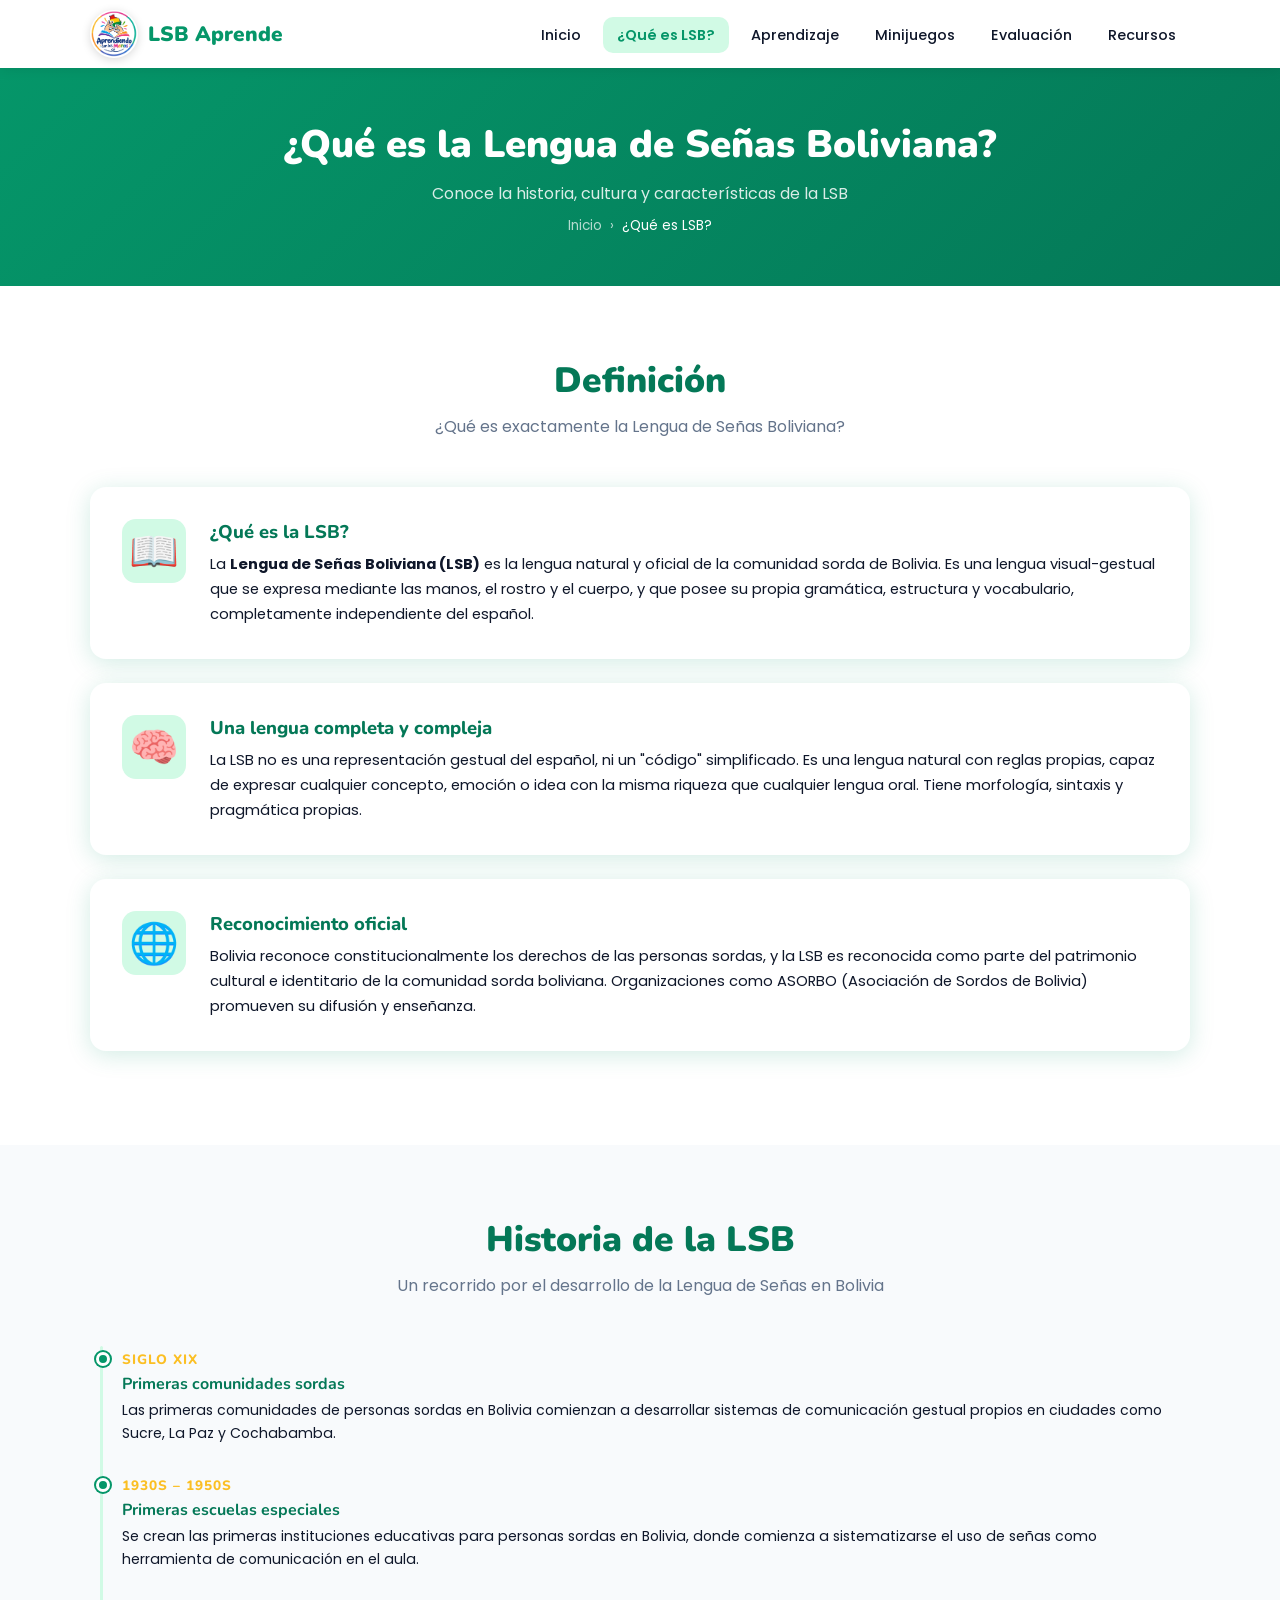
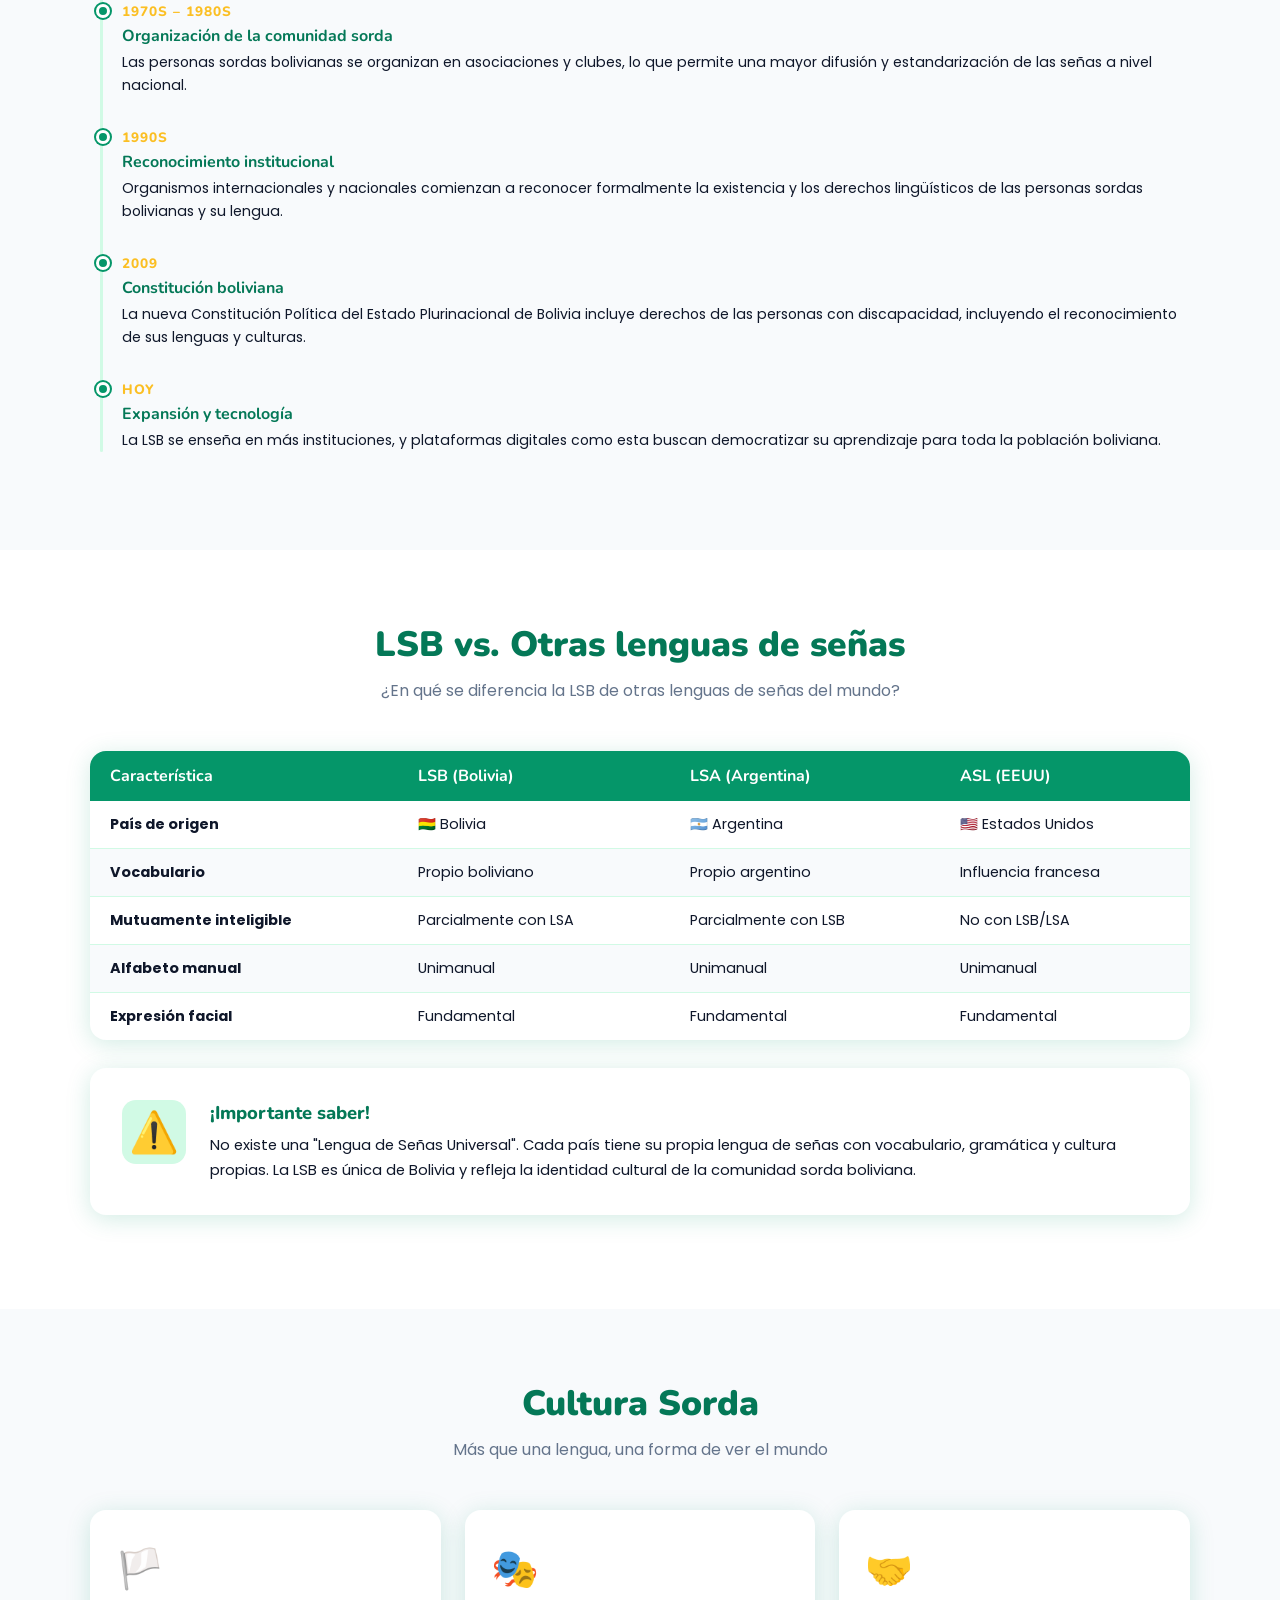
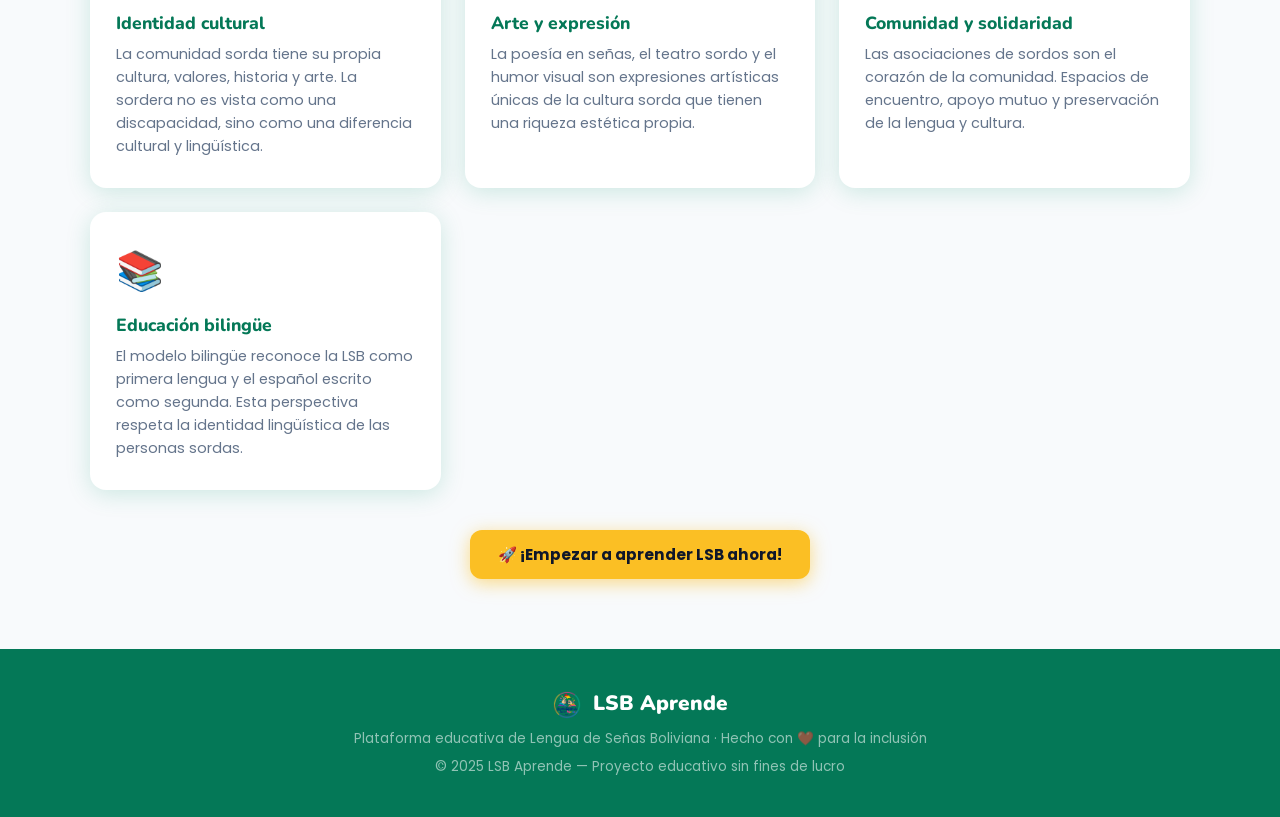
<file: que-es-lsb.html>
<!DOCTYPE html>
<html lang="es">
<head>
  <meta charset="UTF-8">
  <meta name="viewport" content="width=device-width, initial-scale=1.0">
  <title>¿Qué es la LSB? — LSB Aprende</title>
  <link rel="stylesheet" href="css/styles.css">
  <link rel="icon" href="img/logo.png">
</head>
<body>

<!-- NAVBAR -->
<nav class="navbar">
  <div class="nav-inner">
    <a href="index.html" class="nav-logo">
      <div class="logo-icon"><img src="img/logo.png" alt="LSB Logo"></div>
      <span>LSB Aprende</span>
    </a>
    <button class="nav-toggle" aria-label="Menú">☰</button>
    <ul class="nav-links">
      <li><a href="index.html">Inicio</a></li>
      <li><a href="que-es-lsb.html" class="active">¿Qué es LSB?</a></li>
      <li><a href="aprendizaje.html">Aprendizaje</a></li>
      <li><a href="juegos.html">Minijuegos</a></li>
      <li><a href="evaluacion.html">Evaluación</a></li>
      <li><a href="recursos.html">Recursos</a></li>
    </ul>
  </div>
</nav>

<!-- PAGE HERO -->
<div class="page-hero">
  <h1>¿Qué es la Lengua de Señas Boliviana?</h1>
  <p>Conoce la historia, cultura y características de la LSB</p>
  <div class="breadcrumb">
    <a href="index.html">Inicio</a> › <span>¿Qué es LSB?</span>
  </div>
</div>

<!-- DEFINICIÓN -->
<section class="section section-alt">
  <div class="container">
    <h2 class="section-title">Definición</h2>
    <p class="section-sub">¿Qué es exactamente la Lengua de Señas Boliviana?</p>

    <div class="info-block">
      <div class="info-icon">📖</div>
      <div>
        <h3>¿Qué es la LSB?</h3>
        <p>
          La <strong>Lengua de Señas Boliviana (LSB)</strong> es la lengua natural y oficial de la comunidad sorda de Bolivia.
          Es una lengua visual-gestual que se expresa mediante las manos, el rostro y el cuerpo, y que posee su propia
          gramática, estructura y vocabulario, completamente independiente del español.
        </p>
      </div>
    </div>

    <div class="info-block">
      <div class="info-icon">🧠</div>
      <div>
        <h3>Una lengua completa y compleja</h3>
        <p>
          La LSB no es una representación gestual del español, ni un "código" simplificado. Es una lengua natural
          con reglas propias, capaz de expresar cualquier concepto, emoción o idea con la misma riqueza que cualquier
          lengua oral. Tiene morfología, sintaxis y pragmática propias.
        </p>
      </div>
    </div>

    <div class="info-block">
      <div class="info-icon">🌐</div>
      <div>
        <h3>Reconocimiento oficial</h3>
        <p>
          Bolivia reconoce constitucionalmente los derechos de las personas sordas, y la LSB es reconocida como
          parte del patrimonio cultural e identitario de la comunidad sorda boliviana. Organizaciones como
          ASORBO (Asociación de Sordos de Bolivia) promueven su difusión y enseñanza.
        </p>
      </div>
    </div>
  </div>
</section>

<!-- HISTORIA -->
<section class="section">
  <div class="container">
    <h2 class="section-title">Historia de la LSB</h2>
    <p class="section-sub">Un recorrido por el desarrollo de la Lengua de Señas en Bolivia</p>

    <div class="timeline">
      <div class="timeline-item">
        <span class="timeline-year">Siglo XIX</span>
        <h4>Primeras comunidades sordas</h4>
        <p>Las primeras comunidades de personas sordas en Bolivia comienzan a desarrollar sistemas de comunicación gestual propios en ciudades como Sucre, La Paz y Cochabamba.</p>
      </div>
      <div class="timeline-item">
        <span class="timeline-year">1930s – 1950s</span>
        <h4>Primeras escuelas especiales</h4>
        <p>Se crean las primeras instituciones educativas para personas sordas en Bolivia, donde comienza a sistematizarse el uso de señas como herramienta de comunicación en el aula.</p>
      </div>
      <div class="timeline-item">
        <span class="timeline-year">1970s – 1980s</span>
        <h4>Organización de la comunidad sorda</h4>
        <p>Las personas sordas bolivianas se organizan en asociaciones y clubes, lo que permite una mayor difusión y estandarización de las señas a nivel nacional.</p>
      </div>
      <div class="timeline-item">
        <span class="timeline-year">1990s</span>
        <h4>Reconocimiento institucional</h4>
        <p>Organismos internacionales y nacionales comienzan a reconocer formalmente la existencia y los derechos lingüísticos de las personas sordas bolivianas y su lengua.</p>
      </div>
      <div class="timeline-item">
        <span class="timeline-year">2009</span>
        <h4>Constitución boliviana</h4>
        <p>La nueva Constitución Política del Estado Plurinacional de Bolivia incluye derechos de las personas con discapacidad, incluyendo el reconocimiento de sus lenguas y culturas.</p>
      </div>
      <div class="timeline-item">
        <span class="timeline-year">Hoy</span>
        <h4>Expansión y tecnología</h4>
        <p>La LSB se enseña en más instituciones, y plataformas digitales como esta buscan democratizar su aprendizaje para toda la población boliviana.</p>
      </div>
    </div>
  </div>
</section>

<!-- DIFERENCIAS -->
<section class="section section-alt">
  <div class="container">
    <h2 class="section-title">LSB vs. Otras lenguas de señas</h2>
    <p class="section-sub">¿En qué se diferencia la LSB de otras lenguas de señas del mundo?</p>

    <table class="diff-table">
      <thead>
        <tr>
          <th>Característica</th>
          <th>LSB (Bolivia)</th>
          <th>LSA (Argentina)</th>
          <th>ASL (EEUU)</th>
        </tr>
      </thead>
      <tbody>
        <tr>
          <td><strong>País de origen</strong></td>
          <td>🇧🇴 Bolivia</td>
          <td>🇦🇷 Argentina</td>
          <td>🇺🇸 Estados Unidos</td>
        </tr>
        <tr>
          <td><strong>Vocabulario</strong></td>
          <td>Propio boliviano</td>
          <td>Propio argentino</td>
          <td>Influencia francesa</td>
        </tr>
        <tr>
          <td><strong>Mutuamente inteligible</strong></td>
          <td>Parcialmente con LSA</td>
          <td>Parcialmente con LSB</td>
          <td>No con LSB/LSA</td>
        </tr>
        <tr>
          <td><strong>Alfabeto manual</strong></td>
          <td>Unimanual</td>
          <td>Unimanual</td>
          <td>Unimanual</td>
        </tr>
        <tr>
          <td><strong>Expresión facial</strong></td>
          <td>Fundamental</td>
          <td>Fundamental</td>
          <td>Fundamental</td>
        </tr>
      </tbody>
    </table>

    <div class="info-block" style="margin-top: 28px;">
      <div class="info-icon">⚠️</div>
      <div>
        <h3>¡Importante saber!</h3>
        <p>
          No existe una "Lengua de Señas Universal". Cada país tiene su propia lengua de señas con vocabulario,
          gramática y cultura propias. La LSB es única de Bolivia y refleja la identidad cultural de la comunidad
          sorda boliviana.
        </p>
      </div>
    </div>
  </div>
</section>

<!-- CULTURA SORDA -->
<section class="section">
  <div class="container">
    <h2 class="section-title">Cultura Sorda</h2>
    <p class="section-sub">Más que una lengua, una forma de ver el mundo</p>

    <div class="cards-grid">
      <div class="card">
        <span class="card-icon">🏳️</span>
        <h3>Identidad cultural</h3>
        <p>La comunidad sorda tiene su propia cultura, valores, historia y arte. La sordera no es vista como una discapacidad, sino como una diferencia cultural y lingüística.</p>
      </div>
      <div class="card">
        <span class="card-icon">🎭</span>
        <h3>Arte y expresión</h3>
        <p>La poesía en señas, el teatro sordo y el humor visual son expresiones artísticas únicas de la cultura sorda que tienen una riqueza estética propia.</p>
      </div>
      <div class="card">
        <span class="card-icon">🤝</span>
        <h3>Comunidad y solidaridad</h3>
        <p>Las asociaciones de sordos son el corazón de la comunidad. Espacios de encuentro, apoyo mutuo y preservación de la lengua y cultura.</p>
      </div>
      <div class="card">
        <span class="card-icon">📚</span>
        <h3>Educación bilingüe</h3>
        <p>El modelo bilingüe reconoce la LSB como primera lengua y el español escrito como segunda. Esta perspectiva respeta la identidad lingüística de las personas sordas.</p>
      </div>
    </div>

    <div style="text-align:center;margin-top:40px">
      <a href="aprendizaje.html" class="btn btn-primary">🚀 ¡Empezar a aprender LSB ahora!</a>
    </div>
  </div>
</section>

<!-- FOOTER -->
<footer>
  <div class="footer-logo"><img src="img/logo.png" alt="LSB" style="width:28px;height:28px;vertical-align:middle;margin-right:6px;"> LSB Aprende</div>
  <p>Plataforma educativa de Lengua de Señas Boliviana · Hecho con ❤️ para la inclusión</p>
  <p style="margin-top:8px">© 2025 LSB Aprende — Proyecto educativo sin fines de lucro</p>
</footer>

<script src="js/main.js"></script>
</body>
</html>
</file>
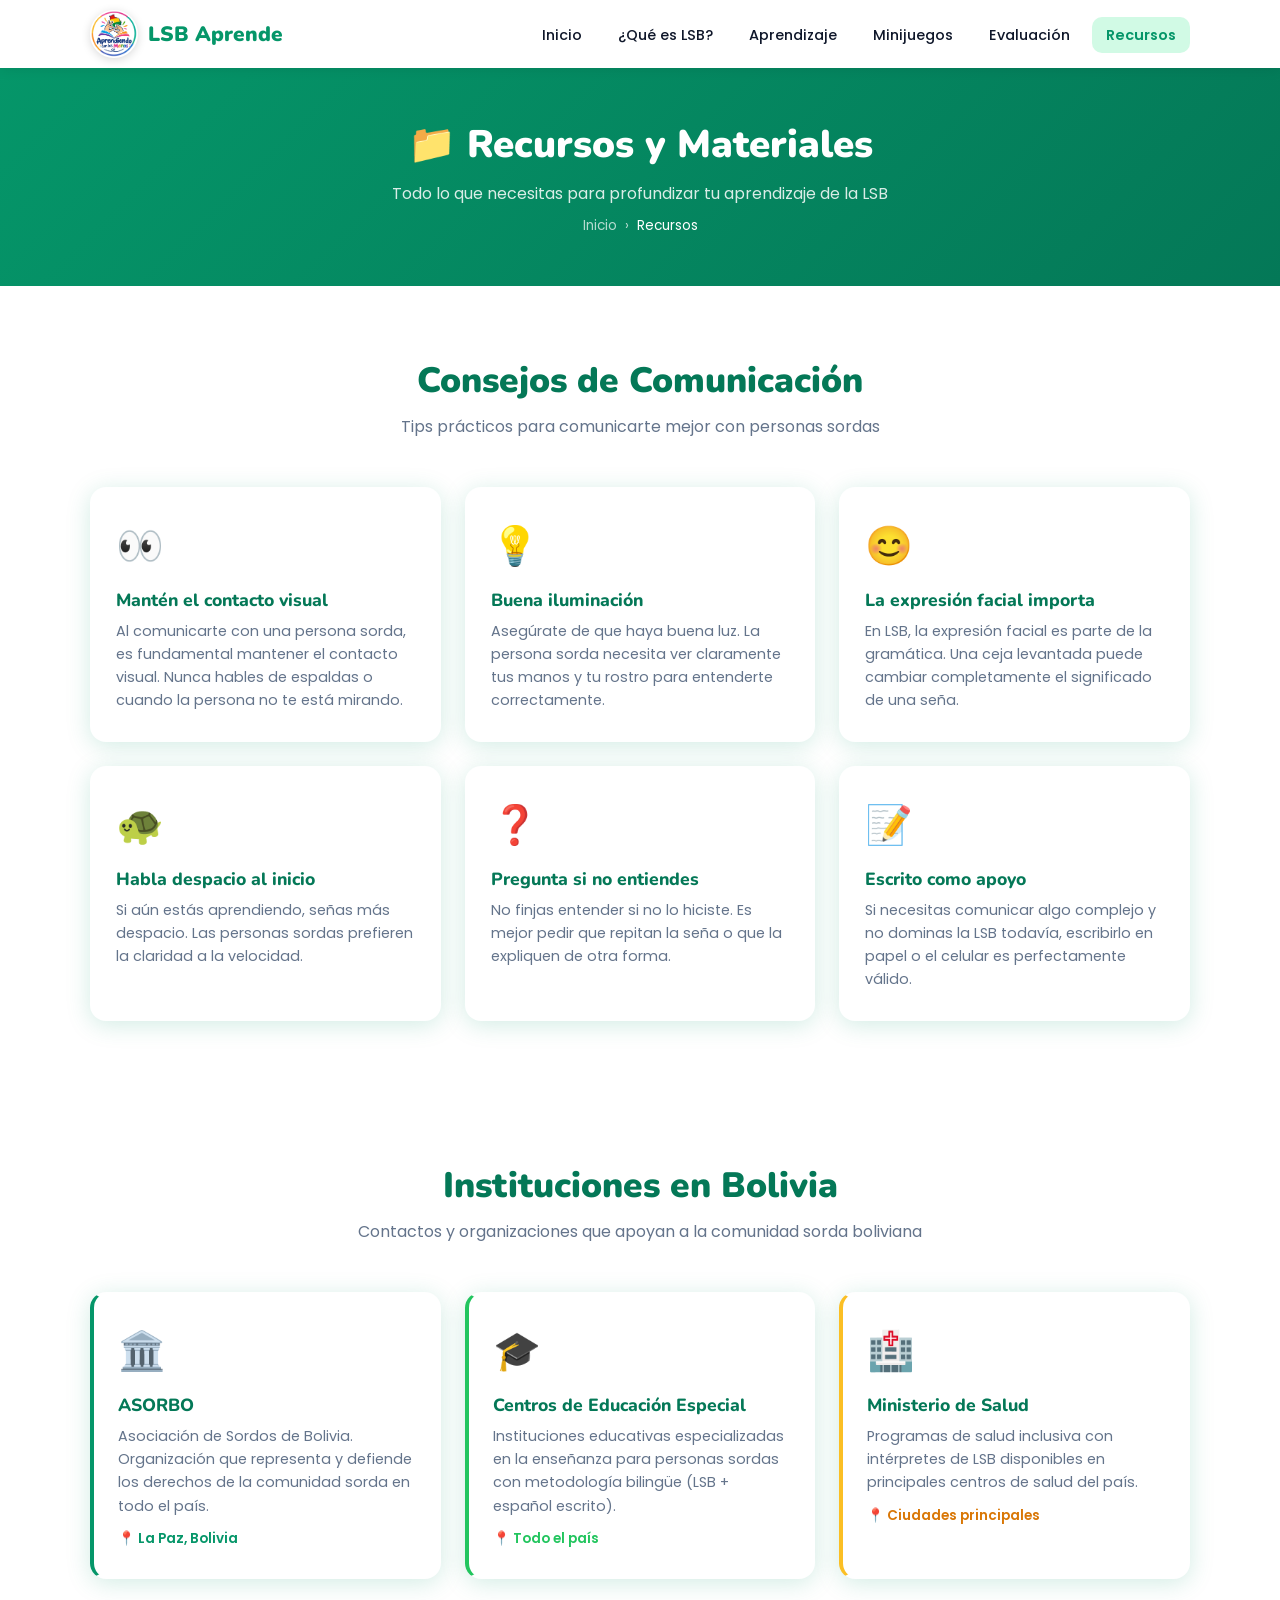
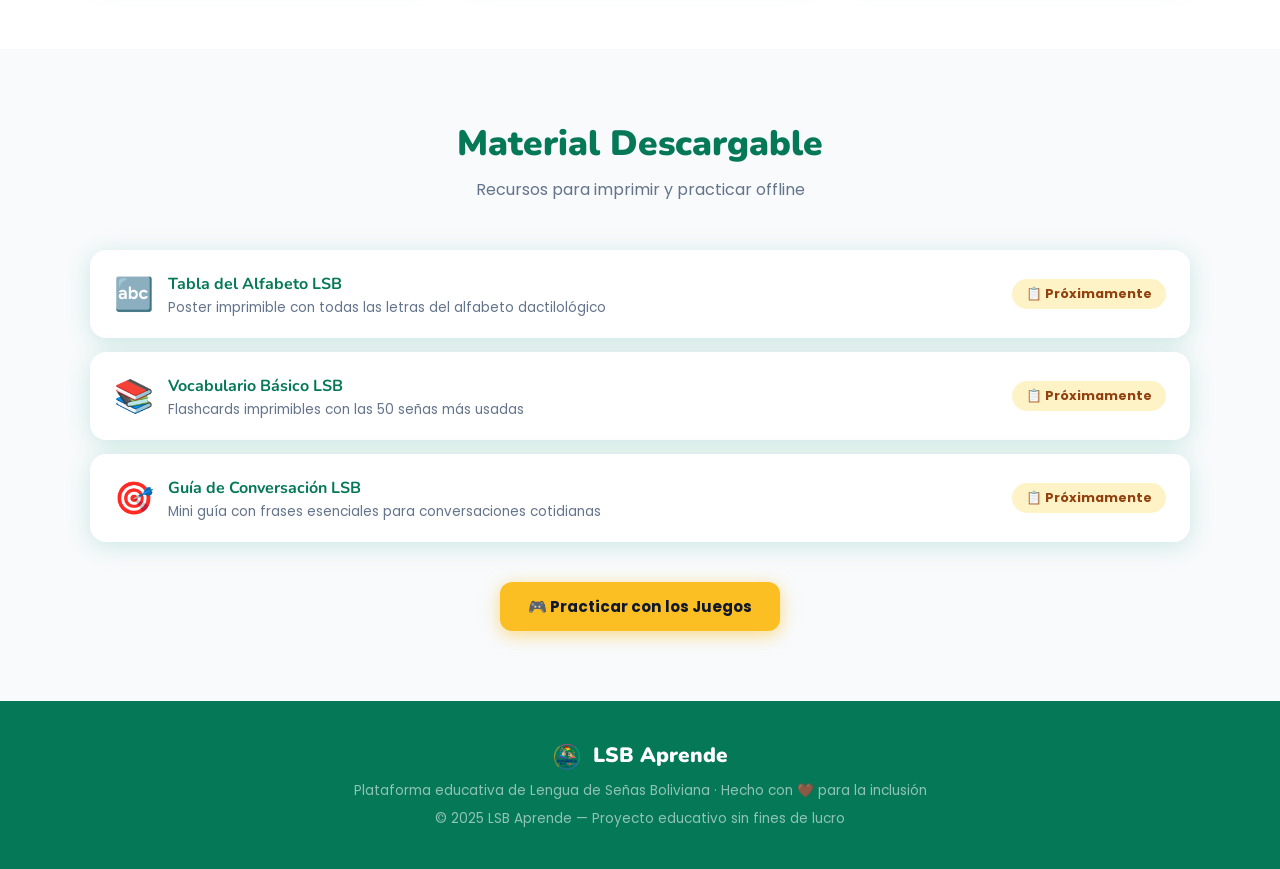
<file: recursos.html>
<!DOCTYPE html>
<html lang="es">
<head>
  <meta charset="UTF-8">
  <meta name="viewport" content="width=device-width, initial-scale=1.0">
  <title>Recursos — LSB Aprende</title>
  <link rel="stylesheet" href="css/styles.css">
</head>
<body>

<!-- NAVBAR -->
<nav class="navbar">
  <div class="nav-inner">
    <a href="index.html" class="nav-logo">
      <div class="logo-icon"><img src="img/logo.png" alt="LSB Logo"></div>
      <span>LSB Aprende</span>
    </a>
    <button class="nav-toggle" aria-label="Menú">☰</button>
    <ul class="nav-links">
      <li><a href="index.html">Inicio</a></li>
      <li><a href="que-es-lsb.html">¿Qué es LSB?</a></li>
      <li><a href="aprendizaje.html">Aprendizaje</a></li>
      <li><a href="juegos.html">Minijuegos</a></li>
      <li><a href="evaluacion.html">Evaluación</a></li>
      <li><a href="recursos.html" class="active">Recursos</a></li>
    </ul>
  </div>
</nav>

<!-- PAGE HERO -->
<div class="page-hero">
  <h1>📁 Recursos y Materiales</h1>
  <p>Todo lo que necesitas para profundizar tu aprendizaje de la LSB</p>
  <div class="breadcrumb">
    <a href="index.html">Inicio</a> › <span>Recursos</span>
  </div>
</div>

<section class="section section-alt">
  <div class="container">
    <h2 class="section-title">Consejos de Comunicación</h2>
    <p class="section-sub">Tips prácticos para comunicarte mejor con personas sordas</p>
    <div class="cards-grid">
      <div class="card">
        <span class="card-icon">👀</span>
        <h3>Mantén el contacto visual</h3>
        <p>Al comunicarte con una persona sorda, es fundamental mantener el contacto visual. Nunca hables de espaldas o cuando la persona no te está mirando.</p>
      </div>
      <div class="card">
        <span class="card-icon">💡</span>
        <h3>Buena iluminación</h3>
        <p>Asegúrate de que haya buena luz. La persona sorda necesita ver claramente tus manos y tu rostro para entenderte correctamente.</p>
      </div>
      <div class="card">
        <span class="card-icon">😊</span>
        <h3>La expresión facial importa</h3>
        <p>En LSB, la expresión facial es parte de la gramática. Una ceja levantada puede cambiar completamente el significado de una seña.</p>
      </div>
      <div class="card">
        <span class="card-icon">🐢</span>
        <h3>Habla despacio al inicio</h3>
        <p>Si aún estás aprendiendo, señas más despacio. Las personas sordas prefieren la claridad a la velocidad.</p>
      </div>
      <div class="card">
        <span class="card-icon">❓</span>
        <h3>Pregunta si no entiendes</h3>
        <p>No finjas entender si no lo hiciste. Es mejor pedir que repitan la seña o que la expliquen de otra forma.</p>
      </div>
      <div class="card">
        <span class="card-icon">📝</span>
        <h3>Escrito como apoyo</h3>
        <p>Si necesitas comunicar algo complejo y no dominas la LSB todavía, escribirlo en papel o el celular es perfectamente válido.</p>
      </div>
    </div>
  </div>
</section>

<section class="section section-alt">
  <div class="container">
    <h2 class="section-title">Instituciones en Bolivia</h2>
    <p class="section-sub">Contactos y organizaciones que apoyan a la comunidad sorda boliviana</p>
    <div class="cards-grid">
      <div class="card" style="border-left:4px solid var(--azul)">
        <span class="card-icon">🏛️</span>
        <h3>ASORBO</h3>
        <p>Asociación de Sordos de Bolivia. Organización que representa y defiende los derechos de la comunidad sorda en todo el país.</p>
        <p style="margin-top:10px;font-size:.85rem;color:var(--azul);font-weight:600">📍 La Paz, Bolivia</p>
      </div>
      <div class="card" style="border-left:4px solid var(--verde)">
        <span class="card-icon">🎓</span>
        <h3>Centros de Educación Especial</h3>
        <p>Instituciones educativas especializadas en la enseñanza para personas sordas con metodología bilingüe (LSB + español escrito).</p>
        <p style="margin-top:10px;font-size:.85rem;color:var(--verde);font-weight:600">📍 Todo el país</p>
      </div>
      <div class="card" style="border-left:4px solid var(--amarillo)">
        <span class="card-icon">🏥</span>
        <h3>Ministerio de Salud</h3>
        <p>Programas de salud inclusiva con intérpretes de LSB disponibles en principales centros de salud del país.</p>
        <p style="margin-top:10px;font-size:.85rem;color:#D97706;font-weight:600">📍 Ciudades principales</p>
      </div>
    </div>
  </div>
</section>

<section class="section">
  <div class="container">
    <h2 class="section-title">Material Descargable</h2>
    <p class="section-sub">Recursos para imprimir y practicar offline</p>

    <div style="display:grid;gap:14px">
      <div style="background:var(--blanco);border-radius:var(--radius);padding:20px 24px;box-shadow:var(--shadow);display:flex;align-items:center;justify-content:space-between;flex-wrap:wrap;gap:12px">
        <div style="display:flex;align-items:center;gap:14px">
          <span style="font-size:2rem">🔤</span>
          <div>
            <strong style="font-family:'Nunito',sans-serif;color:var(--azul-dark)">Tabla del Alfabeto LSB</strong>
            <p style="font-size:.85rem;color:var(--gris-medio);margin-top:2px">Poster imprimible con todas las letras del alfabeto dactilológico</p>
          </div>
        </div>
        <span style="background:var(--amarillo-light);color:#92400E;font-size:.8rem;font-weight:700;padding:6px 14px;border-radius:100px">📋 Próximamente</span>
      </div>
      <div style="background:var(--blanco);border-radius:var(--radius);padding:20px 24px;box-shadow:var(--shadow);display:flex;align-items:center;justify-content:space-between;flex-wrap:wrap;gap:12px">
        <div style="display:flex;align-items:center;gap:14px">
          <span style="font-size:2rem">📚</span>
          <div>
            <strong style="font-family:'Nunito',sans-serif;color:var(--azul-dark)">Vocabulario Básico LSB</strong>
            <p style="font-size:.85rem;color:var(--gris-medio);margin-top:2px">Flashcards imprimibles con las 50 señas más usadas</p>
          </div>
        </div>
        <span style="background:var(--amarillo-light);color:#92400E;font-size:.8rem;font-weight:700;padding:6px 14px;border-radius:100px">📋 Próximamente</span>
      </div>
      <div style="background:var(--blanco);border-radius:var(--radius);padding:20px 24px;box-shadow:var(--shadow);display:flex;align-items:center;justify-content:space-between;flex-wrap:wrap;gap:12px">
        <div style="display:flex;align-items:center;gap:14px">
          <span style="font-size:2rem">🎯</span>
          <div>
            <strong style="font-family:'Nunito',sans-serif;color:var(--azul-dark)">Guía de Conversación LSB</strong>
            <p style="font-size:.85rem;color:var(--gris-medio);margin-top:2px">Mini guía con frases esenciales para conversaciones cotidianas</p>
          </div>
        </div>
        <span style="background:var(--amarillo-light);color:#92400E;font-size:.8rem;font-weight:700;padding:6px 14px;border-radius:100px">📋 Próximamente</span>
      </div>
    </div>

    <div style="text-align:center;margin-top:40px">
      <a href="juegos.html" class="btn btn-primary">🎮 Practicar con los Juegos</a>
    </div>
  </div>
</section>

<!-- FOOTER -->
<footer>
  <div class="footer-logo"><img src="img/logo.png" alt="LSB" style="width:28px;height:28px;vertical-align:middle;margin-right:6px;"> LSB Aprende</div>
  <p>Plataforma educativa de Lengua de Señas Boliviana · Hecho con ❤️ para la inclusión</p>
  <p style="margin-top:8px">© 2025 LSB Aprende — Proyecto educativo sin fines de lucro</p>
</footer>

<script src="js/main.js"></script>
</body>
</html>
</file>
<file: css/styles.css>
/* ============================================
   LSB - Lengua de Señas Boliviana
   Paleta SUPER LLAMATIVA: Rojo Bolivia + Amarillo solar intenso + Verde esperanza + Azul profundo
   Alto contraste y vibrante para máxima visibilidad
   ============================================ */

@import url('https://fonts.googleapis.com/css2?family=Nunito:wght@400;600;700;800;900&family=Poppins:wght@400;500;600;700&display=swap');

:root {
  --azul:       #059669;        /* Verde inclusión */
  --azul-dark:  #047857;        /* Verde profundo */
  --azul-light: #D1FAE5;        /* Verde suave */
  --amarillo:   #FBBF24;
  --amarillo-light: #FEF3C7;
  --verde:      #22C55E;
  --verde-light:#DCFCE7;
  --rojo:       #EF4444;
  --rojo-dark:  #DC2626;
  --blanco:     #FFFFFF;
  --gris-claro: #F8FAFC;
  --gris-texto: #0F172A;
  --gris-medio: #64748B;

  --radius: 16px;
  --shadow: 0 4px 24px rgba(5, 150, 105, 0.18);
  --shadow-hover: 0 10px 36px rgba(5, 150, 105, 0.28);
  --transition: all 0.25s ease;
}

*, *::before, *::after { box-sizing: border-box; margin: 0; padding: 0; }

html { scroll-behavior: smooth; }

body {
  font-family: 'Poppins', sans-serif;
  color: var(--gris-texto);
  background: var(--gris-claro);
  min-height: 100vh;
}

/* ===== NAVBAR ===== */
.navbar {
  background: var(--blanco);
  box-shadow: 0 2px 12px rgba(0,0,0,0.08);
  position: sticky;
  top: 0;
  z-index: 100;
  padding: 0 2rem;
}

.nav-inner {
  max-width: 1100px;
  margin: 0 auto;
  display: flex;
  align-items: center;
  justify-content: space-between;
  height: 68px;
}

.nav-logo {
  display: flex;
  align-items: center;
  gap: 10px;
  text-decoration: none;
  font-family: 'Nunito', sans-serif;
  font-weight: 900;
  font-size: 1.3rem;
  color: var(--azul);
}

.nav-logo .logo-icon {
  width: 48px;
  height: 48px;
  background: transparent;
  border-radius: 50%;
  display: flex;
  align-items: center;
  justify-content: center;
  overflow: hidden;
  box-shadow: 0 2px 10px rgba(0,0,0,0.15);
}

.nav-logo .logo-icon img {
  width: 100%;
  height: 100%;
  object-fit: cover;
  display: block;
  border-radius: 50%;
}

.nav-links {
  display: flex;
  gap: 8px;
  list-style: none;
}

.nav-links a {
  text-decoration: none;
  color: var(--gris-texto);
  font-weight: 500;
  font-size: 0.9rem;
  padding: 8px 14px;
  border-radius: 10px;
  transition: var(--transition);
}

.nav-links a:hover,
.nav-links a.active {
  background: var(--azul-light);
  color: var(--azul);
  font-weight: 600;
}

.nav-cta {
  background: var(--azul) !important;
  color: var(--blanco) !important;
  border-radius: 10px !important;
  padding: 8px 18px !important;
}
.nav-cta:hover {
  background: var(--azul-dark) !important;
  color: var(--blanco) !important;
}

.nav-toggle {
  display: none;
  background: none;
  border: none;
  font-size: 1.6rem;
  cursor: pointer;
  color: var(--azul);
}

/* ===== HERO ===== */
.hero {
  background: linear-gradient(135deg, #047857 0%, #059669 45%, #34D399 100%);
  color: var(--blanco);
  text-align: center;
  padding: 80px 2rem 90px;
  position: relative;
  overflow: hidden;
}

.hero::before {
  content: '';
  position: absolute;
  top: -60px; right: -60px;
  width: 300px; height: 300px;
  background: rgba(251, 191, 36, 0.25);
  border-radius: 50%;
}

.hero::after {
  content: '';
  position: absolute;
  bottom: -80px; left: -40px;
  width: 250px; height: 250px;
  background: rgba(34, 197, 94, 0.20);
  border-radius: 50%;
}

.hero-badge {
  display: inline-block;
  background: rgba(251, 191, 36, 0.22);
  border: 1.5px solid var(--amarillo);
  color: var(--amarillo);
  font-size: 0.8rem;
  font-weight: 700;
  letter-spacing: 1.5px;
  text-transform: uppercase;
  padding: 6px 16px;
  border-radius: 100px;
  margin-bottom: 20px;
}

.hero h1 {
  font-family: 'Nunito', sans-serif;
  font-size: clamp(2rem, 5vw, 3.2rem);
  font-weight: 900;
  line-height: 1.15;
  margin-bottom: 20px;
  position: relative;
  z-index: 1;
}

.hero h1 span {
  color: var(--amarillo);
}

.hero p {
  font-size: 1.1rem;
  opacity: 0.9;
  max-width: 560px;
  margin: 0 auto 36px;
  line-height: 1.7;
  position: relative;
  z-index: 1;
}

.hero-hands {
  font-size: 5rem;
  margin-bottom: 24px;
  animation: float 3s ease-in-out infinite;
  display: block;
  position: relative;
  z-index: 1;
}

.hero-hands img {
  width: 110px;
  height: 110px;
  object-fit: contain;
  display: block;
  margin: 0 auto;
  filter: drop-shadow(0 8px 20px rgba(0,0,0,0.25));
}

@keyframes float {
  0%, 100% { transform: translateY(0); }
  50% { transform: translateY(-12px); }
}

.hero-buttons {
  display: flex;
  gap: 14px;
  justify-content: center;
  flex-wrap: wrap;
  position: relative;
  z-index: 1;
}

/* ===== BUTTONS ===== */
.btn {
  display: inline-flex;
  align-items: center;
  gap: 8px;
  font-family: 'Poppins', sans-serif;
  font-weight: 600;
  font-size: 0.95rem;
  padding: 13px 28px;
  border-radius: 12px;
  border: none;
  cursor: pointer;
  text-decoration: none;
  transition: var(--transition);
}

.btn-primary {
  background: var(--amarillo);
  color: #0F172A;
  box-shadow: 0 4px 18px rgba(251, 191, 36, 0.55);
  font-weight: 700;
}
.btn-primary:hover {
  background: #F59E0B;
  transform: translateY(-2px);
  box-shadow: 0 8px 24px rgba(251, 191, 36, 0.65);
}

.btn-outline {
  background: transparent;
  color: var(--blanco);
  border: 2px solid rgba(255,255,255,0.5);
}
.btn-outline:hover {
  background: rgba(255,255,255,0.12);
  border-color: var(--blanco);
}

.btn-verde {
  background: var(--verde);
  color: var(--blanco);
}
.btn-verde:hover {
  background: #059669;
  transform: translateY(-2px);
}

.btn-azul {
  background: var(--azul);
  color: var(--blanco);
}
.btn-azul:hover {
  background: var(--azul-dark);
  transform: translateY(-2px);
}

.btn-sm {
  padding: 8px 18px;
  font-size: 0.85rem;
  border-radius: 10px;
}

/* ===== SECTIONS ===== */
.section {
  padding: 70px 2rem;
}

.section-alt {
  background: var(--blanco);
}

.container {
  max-width: 1100px;
  margin: 0 auto;
}

.section-title {
  font-family: 'Nunito', sans-serif;
  font-size: clamp(1.6rem, 4vw, 2.2rem);
  font-weight: 900;
  color: var(--azul-dark);
  text-align: center;
  margin-bottom: 10px;
}

.section-sub {
  text-align: center;
  color: var(--gris-medio);
  font-size: 1rem;
  margin-bottom: 48px;
}

/* ===== CARDS ===== */
.cards-grid {
  display: grid;
  grid-template-columns: repeat(auto-fit, minmax(260px, 1fr));
  gap: 24px;
}

.card {
  background: var(--blanco);
  border-radius: var(--radius);
  padding: 28px 24px;
  box-shadow: var(--shadow);
  transition: var(--transition);
  border: 2px solid transparent;
}

.card:hover {
  transform: translateY(-4px);
  box-shadow: var(--shadow-hover);
  border-color: var(--azul-light);
}

.card-icon {
  font-size: 2.4rem;
  margin-bottom: 14px;
  display: block;
}

.card h3 {
  font-family: 'Nunito', sans-serif;
  font-weight: 800;
  font-size: 1.1rem;
  color: var(--azul-dark);
  margin-bottom: 8px;
}

.card p {
  font-size: 0.9rem;
  line-height: 1.6;
  color: var(--gris-medio);
}

/* ===== STATS ===== */
.stats-row {
  display: flex;
  justify-content: center;
  gap: 40px;
  flex-wrap: wrap;
  background: var(--azul);
  border-radius: var(--radius);
  padding: 36px;
  color: var(--blanco);
}

.stat-item {
  text-align: center;
}

.stat-num {
  font-family: 'Nunito', sans-serif;
  font-size: 2.4rem;
  font-weight: 900;
  color: var(--amarillo);
  display: block;
}

.stat-label {
  font-size: 0.85rem;
  opacity: 0.85;
}

/* ===== LEVELS ===== */
.levels-grid {
  display: grid;
  grid-template-columns: repeat(auto-fit, minmax(220px, 1fr));
  gap: 20px;
}

.level-card {
  border-radius: var(--radius);
  padding: 28px 24px;
  text-align: center;
  transition: var(--transition);
  cursor: pointer;
  text-decoration: none;
  display: block;
  color: inherit;
}

.level-card:hover {
  transform: translateY(-4px);
  box-shadow: var(--shadow-hover);
}

.level-basico   { background: var(--verde-light);   border: 2.5px solid var(--verde); }
.level-intermedio { background: var(--amarillo-light); border: 2.5px solid var(--amarillo); }
.level-avanzado { background: var(--azul-light);    border: 2.5px solid var(--azul); }

.level-badge {
  display: inline-block;
  padding: 4px 14px;
  border-radius: 100px;
  font-size: 0.75rem;
  font-weight: 700;
  text-transform: uppercase;
  letter-spacing: 1px;
  margin-bottom: 12px;
}

.badge-verde { background: var(--verde); color: #fff; }
.badge-amarillo { background: var(--amarillo); color: #1a1a1a; }
.badge-azul { background: var(--azul); color: #fff; }

.level-card h3 {
  font-family: 'Nunito', sans-serif;
  font-weight: 800;
  font-size: 1.15rem;
  margin-bottom: 8px;
}

.level-card p {
  font-size: 0.85rem;
  color: var(--gris-texto);
  line-height: 1.5;
}

/* ===== ALPHABET GRID ===== */
.alphabet-grid {
  display: grid;
  grid-template-columns: repeat(auto-fill, minmax(80px, 1fr));
  gap: 12px;
}

.letter-card {
  background: var(--blanco);
  border: 2px solid var(--azul-light);
  border-radius: 12px;
  padding: 16px 8px;
  text-align: center;
  transition: var(--transition);
  cursor: pointer;
}

.letter-card:hover {
  background: var(--azul);
  border-color: var(--azul);
  transform: scale(1.05);
}

.letter-card:hover .letter-sign { color: var(--blanco); }
.letter-card:hover .letter-char { color: var(--amarillo); }

.letter-sign {
  font-size: 1.8rem;
  display: block;
  margin-bottom: 4px;
}

.letter-char {
  font-family: 'Nunito', sans-serif;
  font-size: 1.1rem;
  font-weight: 800;
  color: var(--azul);
}

/* ===== PAGE HERO (inner pages) ===== */
.page-hero {
  background: linear-gradient(135deg, var(--azul) 0%, var(--azul-dark) 100%);
  color: var(--blanco);
  padding: 50px 2rem;
  text-align: center;
}

.page-hero h1 {
  font-family: 'Nunito', sans-serif;
  font-size: clamp(1.6rem, 4vw, 2.4rem);
  font-weight: 900;
  margin-bottom: 10px;
}

.page-hero p {
  opacity: 0.85;
  font-size: 1rem;
  max-width: 520px;
  margin: 0 auto;
}

/* ===== TABS ===== */
.tabs {
  display: flex;
  gap: 10px;
  flex-wrap: wrap;
  margin-bottom: 30px;
}

.tab-btn {
  padding: 10px 22px;
  border-radius: 10px;
  border: 2px solid var(--azul-light);
  background: var(--blanco);
  color: var(--azul);
  font-family: 'Poppins', sans-serif;
  font-weight: 600;
  font-size: 0.9rem;
  cursor: pointer;
  transition: var(--transition);
}

.tab-btn:hover,
.tab-btn.active {
  background: var(--azul);
  color: var(--blanco);
  border-color: var(--azul);
}

.tab-content { display: none; }
.tab-content.active { display: block; }

/* ===== VOCABULARY GRID ===== */
.vocab-grid {
  display: grid;
  grid-template-columns: repeat(auto-fill, minmax(150px, 1fr));
  gap: 16px;
}

.vocab-card {
  background: var(--blanco);
  border-radius: 14px;
  padding: 20px 14px;
  text-align: center;
  box-shadow: var(--shadow);
  transition: var(--transition);
  border: 2px solid transparent;
}

.vocab-card:hover {
  border-color: var(--amarillo);
  transform: translateY(-3px);
}

.vocab-emoji { font-size: 2.4rem; display: block; margin-bottom: 8px; }
.vocab-word {
  font-family: 'Nunito', sans-serif;
  font-weight: 800;
  font-size: 0.95rem;
  color: var(--azul-dark);
  margin-bottom: 4px;
}
.vocab-sign {
  font-size: 1.6rem;
  display: block;
}

/* ===== FOOTER ===== */
footer {
  background: var(--azul-dark);
  color: rgba(255,255,255,0.8);
  padding: 40px 2rem;
  text-align: center;
  margin-top: auto;
}

footer .footer-logo {
  font-family: 'Nunito', sans-serif;
  font-weight: 900;
  font-size: 1.3rem;
  color: var(--blanco);
  margin-bottom: 10px;
}

footer p {
  font-size: 0.85rem;
  opacity: 0.7;
}

/* ===== PROGRESS BAR ===== */
.progress-bar {
  height: 8px;
  background: var(--azul-light);
  border-radius: 100px;
  overflow: hidden;
  margin-bottom: 6px;
}

.progress-fill {
  height: 100%;
  border-radius: 100px;
  background: linear-gradient(90deg, var(--verde), var(--azul));
  transition: width 1s ease;
}

/* ===== GAMES SECTION ===== */
.game-frame {
  background: var(--blanco);
  border-radius: var(--radius);
  box-shadow: var(--shadow);
  overflow: hidden;
  border: 2px solid var(--azul-light);
}

.game-header {
  background: var(--azul);
  color: var(--blanco);
  padding: 16px 24px;
  display: flex;
  align-items: center;
  justify-content: space-between;
}

.game-header h3 {
  font-family: 'Nunito', sans-serif;
  font-weight: 800;
  font-size: 1.1rem;
}

.score-badge {
  background: var(--amarillo);
  color: #1a1a1a;
  font-weight: 700;
  font-size: 0.85rem;
  padding: 4px 14px;
  border-radius: 100px;
}

.game-body {
  padding: 30px;
}

/* ===== MATCH GAME (Memoria LSB) ===== */
.match-grid {
  display: grid;
  grid-template-columns: 1fr 1fr;
  gap: 24px;
  margin-bottom: 24px;
}

.match-col h4 {
  font-family: 'Nunito', sans-serif;
  font-weight: 800;
  color: var(--azul);
  margin-bottom: 12px;
  text-align: center;
  font-size: 1rem;
}

#match-left, #match-right {
  display: grid;
  grid-template-columns: repeat(2, 1fr);
  gap: 10px;
  align-content: start;
}

.match-item {
  background: var(--gris-claro);
  border: 2.5px solid var(--azul-light);
  border-radius: 12px;
  padding: 10px;
  text-align: center;
  cursor: pointer;
  transition: var(--transition);
  user-select: none;
  display: flex;
  align-items: center;
  justify-content: center;
  min-height: 84px;
}

.match-item span {
  font-family: 'Nunito', sans-serif;
  font-weight: 800;
  font-size: 1.15rem;
  color: var(--azul-dark);
  line-height: 1.25;
  word-break: break-word;
}

.match-item:hover { border-color: var(--azul); background: var(--azul-light); }
.match-item.selected { border-color: var(--amarillo); background: var(--amarillo-light); }
.match-item.correct { border-color: var(--verde); background: var(--verde-light); }
.match-item.correct span { color: var(--verde); }
.match-item.wrong { border-color: var(--rojo); background: #FEE2E2; animation: shake 0.4s ease; }
.match-item.disabled { pointer-events: none; opacity: 0.7; }

@keyframes shake {
  0%, 100% { transform: translateX(0); }
  25% { transform: translateX(-6px); }
  75% { transform: translateX(6px); }
}

.match-emoji { font-size: 2rem; display: block; margin-bottom: 4px; }

@media (max-width: 480px) {
  #match-left, #match-right { grid-template-columns: 1fr; }
}

/* ===== GUESS GAME ===== */
.guess-display {
  text-align: center;
  padding: 30px;
  background: var(--gris-claro);
  border-radius: var(--radius);
  margin-bottom: 24px;
}

.guess-sign {
  font-size: 5rem;
  display: block;
  margin-bottom: 10px;
  animation: float 2s ease-in-out infinite;
}

.guess-hint {
  font-size: 0.85rem;
  color: var(--gris-medio);
}

.options-grid {
  display: grid;
  grid-template-columns: 1fr 1fr;
  gap: 12px;
  margin-bottom: 20px;
}

.option-btn {
  padding: 16px 12px;
  border-radius: 12px;
  border: 2.5px solid var(--azul-light);
  background: var(--blanco);
  font-family: 'Poppins', sans-serif;
  font-weight: 600;
  font-size: 0.9rem;
  cursor: pointer;
  transition: var(--transition);
}

.option-btn:hover { border-color: var(--azul); background: var(--azul-light); }
.option-btn.correct { border-color: var(--verde); background: var(--verde-light); color: var(--verde); }
.option-btn.wrong { border-color: var(--rojo); background: #FEE2E2; color: var(--rojo); }

.feedback-msg {
  text-align: center;
  font-weight: 700;
  font-size: 1rem;
  padding: 12px;
  border-radius: 10px;
  margin-bottom: 16px;
  display: none;
}

.feedback-ok { background: var(--verde-light); color: var(--verde); }
.feedback-no { background: #FEE2E2; color: var(--rojo); }

/* ===== RESPONSIVE ===== */
@media (max-width: 700px) {
  .nav-links { display: none; flex-direction: column; position: absolute; top: 68px; left: 0; right: 0; background: var(--blanco); padding: 16px; box-shadow: var(--shadow); }
  .nav-links.open { display: flex; }
  .nav-toggle { display: block; }
  .match-grid { grid-template-columns: 1fr; }
  .options-grid { grid-template-columns: 1fr; }
  .stats-row { gap: 24px; }
  .hero { padding: 60px 1.5rem 70px; }
  .section { padding: 50px 1.2rem; }
}

/* ===== WHAT IS LSB PAGE ===== */
.info-block {
  background: var(--blanco);
  border-radius: var(--radius);
  padding: 32px;
  margin-bottom: 24px;
  box-shadow: var(--shadow);
  display: flex;
  gap: 24px;
  align-items: flex-start;
}

.info-block .info-icon {
  font-size: 2.5rem;
  flex-shrink: 0;
  background: var(--azul-light);
  width: 64px;
  height: 64px;
  border-radius: 14px;
  display: flex;
  align-items: center;
  justify-content: center;
}

.info-block h3 {
  font-family: 'Nunito', sans-serif;
  font-weight: 800;
  font-size: 1.15rem;
  color: var(--azul-dark);
  margin-bottom: 8px;
}

.info-block p {
  font-size: 0.92rem;
  line-height: 1.7;
  color: var(--gris-texto);
}

.timeline {
  position: relative;
  padding-left: 32px;
}

.timeline::before {
  content: '';
  position: absolute;
  left: 10px;
  top: 0; bottom: 0;
  width: 3px;
  background: var(--azul-light);
  border-radius: 3px;
}

.timeline-item {
  position: relative;
  margin-bottom: 28px;
}

.timeline-item::before {
  content: '';
  position: absolute;
  left: -26px;
  top: 6px;
  width: 14px; height: 14px;
  border-radius: 50%;
  background: var(--azul);
  border: 3px solid var(--blanco);
  box-shadow: 0 0 0 2px var(--azul);
}

.timeline-year {
  font-family: 'Nunito', sans-serif;
  font-weight: 800;
  color: var(--amarillo);
  font-size: 0.85rem;
  text-transform: uppercase;
  letter-spacing: 1px;
}

.timeline-item h4 {
  font-family: 'Nunito', sans-serif;
  font-weight: 700;
  color: var(--azul-dark);
  margin: 2px 0 4px;
}

.timeline-item p {
  font-size: 0.88rem;
  color: var(--gris-texto);
  line-height: 1.6;
}

.diff-table {
  width: 100%;
  border-collapse: collapse;
  border-radius: var(--radius);
  overflow: hidden;
  box-shadow: var(--shadow);
}

.diff-table th {
  background: var(--azul);
  color: var(--blanco);
  padding: 14px 20px;
  font-family: 'Nunito', sans-serif;
  font-weight: 700;
  text-align: left;
}

.diff-table td {
  padding: 13px 20px;
  font-size: 0.9rem;
  border-bottom: 1px solid var(--azul-light);
}

.diff-table tr:nth-child(even) td { background: var(--gris-claro); }
.diff-table tr:last-child td { border-bottom: none; }

/* Breadcrumb */
.breadcrumb {
  display: flex;
  align-items: center;
  gap: 8px;
  font-size: 0.85rem;
  color: rgba(255,255,255,0.7);
  justify-content: center;
  margin-top: 10px;
}
.breadcrumb a { color: rgba(255,255,255,0.7); text-decoration: none; }
.breadcrumb a:hover { color: var(--blanco); }
.breadcrumb span { color: var(--blanco); }


/* =====================================================
   ALFABETO CON VIDEOS
   ===================================================== */

.alphabet-grid {
    display: grid;
    grid-template-columns: repeat(4, 1fr);
    gap: 20px;
    width: 100%;
    margin-top: 20px;
}


/* Tarjeta de cada letra */

.letter-card {
    background: #ffffff;
    border: 2px solid var(--azul-light);
    border-radius: 16px;
    padding: 12px;
    text-align: center;
    overflow: hidden;
    transition: all 0.3s ease;
    box-shadow: 0 4px 12px rgba(0, 0, 0, 0.06);
}


/* Efecto al pasar el mouse */

.letter-card:hover {
    transform: translateY(-5px);
    border-color: var(--azul);
    box-shadow: 0 8px 20px rgba(0, 0, 0, 0.12);
}


/* Video */

.letter-card video {
    width: 100%;
    height: 180px;
    display: block;
    object-fit: cover;
    border-radius: 12px;
    background: #000;
}


/* Letra debajo del video */

.letter-char {
    display: block;
    margin-top: 10px;

    font-family: 'Nunito', sans-serif;
    font-size: 1.5rem;
    font-weight: 900;

    color: var(--azul-dark);
}


/* =====================================================
   RESPONSIVE
   ===================================================== */


/* Tablets */

@media (max-width: 900px) {

    .alphabet-grid {
        grid-template-columns: repeat(3, 1fr);
        gap: 16px;
    }

    .letter-card video {
        height: 160px;
    }

}


/* Celulares */

@media (max-width: 600px) {

    .alphabet-grid {
        grid-template-columns: repeat(2, 1fr);
        gap: 12px;
    }

    .letter-card {
        padding: 8px;
        border-radius: 12px;
    }

    .letter-card video {
        height: 140px;
        border-radius: 9px;
    }

    .letter-char {
        font-size: 1.3rem;
        margin-top: 7px;
    }

}


/* Celulares pequeños */

@media (max-width: 400px) {

    .alphabet-grid {
        grid-template-columns: 1fr;
    }

    .letter-card video {
        height: 200px;
    }

}

/* =====================================================
   VIDEO MODAL / VENTANA FLOTANTE
   ===================================================== */

.video-modal {
    position: fixed;
    inset: 0;
    width: 100%;
    height: 100%;

    background: rgba(0, 0, 0, 0.82);

    display: none;
    align-items: center;
    justify-content: center;

    z-index: 9999;

    padding: 30px;
}


/* Cuando está abierto */

.video-modal.active {
    display: flex;
}


/* Contenedor del video */

.video-modal-content {
    position: relative;

    width: min(900px, 90vw);
    max-height: 90vh;

    display: flex;
    justify-content: center;
    align-items: center;

    animation: videoZoom 0.25s ease;
}


/* Video grande */

.video-modal-content video {
    width: 100%;
    max-height: 85vh;

    display: block;

    border-radius: 14px;

    background: #000;

    box-shadow:
        0 20px 60px rgba(0, 0, 0, 0.5);
}


/* Botón cerrar */

.video-modal-close {
    position: absolute;

    top: -45px;
    right: -5px;

    width: 38px;
    height: 38px;

    border: none;
    border-radius: 50%;

    background: #ffffff;
    color: #222;

    font-size: 22px;
    font-weight: bold;

    cursor: pointer;

    display: flex;
    align-items: center;
    justify-content: center;

    transition: 0.2s ease;

    z-index: 2;
}


.video-modal-close:hover {
    transform: scale(1.1);
    background: #f1f1f1;
}

/* Etiqueta con el nombre de la seña actual */
.video-modal-label {
    position: absolute;
    top: -45px;
    left: 0;
    display: flex;
    align-items: center;
    gap: 8px;
    color: #fff;
    font-family: 'Nunito', sans-serif;
}
.video-modal-label .vm-word {
    font-weight: 900;
    font-size: 1.3rem;
}
.video-modal-label .vm-counter {
    font-size: .8rem;
    opacity: .7;
    background: rgba(255,255,255,.15);
    padding: 2px 10px;
    border-radius: 100px;
}

/* Flechas de navegación a los costados del video */
.video-modal-nav {
    position: absolute;
    top: 50%;
    transform: translateY(-50%);
    width: 46px;
    height: 46px;
    border: none;
    border-radius: 50%;
    background: rgba(255,255,255,.15);
    color: #fff;
    font-size: 1.4rem;
    cursor: pointer;
    display: flex;
    align-items: center;
    justify-content: center;
    transition: 0.2s ease;
    z-index: 2;
    backdrop-filter: blur(4px);
}
.video-modal-nav:hover:not(:disabled) { background: rgba(255,255,255,.3); transform: translateY(-50%) scale(1.08); }
.video-modal-nav:disabled { opacity: .25; cursor: not-allowed; }
.video-modal-prev { left: -8px; }
.video-modal-next { right: -8px; }

/* Barra de controles extra: velocidad + bucle */
.video-modal-toolbar {
    position: absolute;
    bottom: -52px;
    left: 0;
    right: 0;
    display: flex;
    align-items: center;
    justify-content: center;
    gap: 8px;
    flex-wrap: wrap;
}
.vm-tool-btn {
    background: rgba(255,255,255,.12);
    color: #fff;
    border: 1.5px solid rgba(255,255,255,.25);
    border-radius: 100px;
    padding: 6px 14px;
    font-size: .78rem;
    font-weight: 700;
    font-family: 'Nunito', sans-serif;
    cursor: pointer;
    transition: 0.2s ease;
    backdrop-filter: blur(4px);
}
.vm-tool-btn:hover { background: rgba(255,255,255,.22); }
.vm-tool-btn.active { background: var(--azul); border-color: var(--azul); }
.vm-tool-divider { width: 1px; height: 18px; background: rgba(255,255,255,.25); }

@media (max-width: 600px) {
    .video-modal-label { position: static; margin-bottom: 10px; justify-content: center; }
    .video-modal-nav { width: 38px; height: 38px; font-size: 1.1rem; }
    .video-modal-prev { left: 2px; }
    .video-modal-next { right: 2px; }
    .video-modal-toolbar { bottom: -46px; }
    .video-modal-close { top: auto; bottom: -100px; right: 50%; transform: translateX(50%); }
}


/* Animación de zoom */

@keyframes videoZoom {

    from {
        opacity: 0;
        transform: scale(0.75);
    }

    to {
        opacity: 1;
        transform: scale(1);
    }

}


/* =====================================================
   RESPONSIVE
   ===================================================== */

@media (max-width: 600px) {

    .video-modal {
        padding: 15px;
    }

    .video-modal-content {
        width: 95vw;
    }

    .video-modal-content video {
        max-height: 75vh;
        border-radius: 10px;
    }

    .video-modal-close {
        top: auto;
        bottom: -100px;
        right: 50%;
        transform: translateX(50%);
    }

}
/* =====================================================
   EXTRA — LSB Aprende v2
   Cuadros de video "vacíos" (placeholders para agregar
   videos más adelante) + Juegos dinámicos con video
   ===================================================== */

.video-placeholder {
  aspect-ratio: 4 / 3;
  border: 2.5px dashed var(--azul-light);
  border-radius: 12px;
  background: var(--gris-claro);
  display: flex;
  flex-direction: column;
  align-items: center;
  justify-content: center;
  text-align: center;
  gap: 6px;
  padding: 14px;
  transition: var(--transition);
  color: var(--gris-medio);
}
.video-placeholder:hover {
  border-color: var(--azul);
  background: var(--azul-light);
  color: var(--azul);
}
.video-placeholder .vp-icon { font-size: 2rem; }
.video-placeholder .vp-label { font-family:'Nunito',sans-serif; font-weight:800; font-size:.9rem; color: var(--azul-dark); }
.video-placeholder .vp-hint { font-size: .72rem; line-height:1.4; }
.video-placeholder .vp-code {
  margin-top: 4px;
  background: var(--blanco);
  border: 1px solid var(--azul-light);
  border-radius: 6px;
  padding: 2px 8px;
  font-size: .68rem;
  font-family: monospace;
  color: var(--azul);
  word-break: break-all;
}

.placeholder-grid {
  display: grid;
  grid-template-columns: repeat(auto-fill, minmax(180px, 1fr));
  gap: 18px;
}

/* ===== Nuevos juegos: tarjetas de selección con acento morado/rosa para diferenciarlos ===== */
.game-select-card.new-game { border-color: var(--verde); }
.game-select-card.new-game:hover, .game-select-card.new-game.active-game {
  border-color: var(--verde);
  background: var(--verde-light);
}
.g-tag.tag-dynamic { background: var(--verde); }

.games-section-title {
  display: flex;
  align-items: center;
  gap: 10px;
  margin: 46px 0 6px;
  font-family: 'Nunito', sans-serif;
  font-weight: 900;
  color: var(--azul-dark);
  font-size: 1.5rem;
}
.games-section-title .badge-nuevo {
  background: var(--verde);
  color: #fff;
  font-size: .7rem;
  font-weight: 800;
  padding: 4px 12px;
  border-radius: 100px;
  letter-spacing: .04em;
}

/* Escenario de video para juegos dinámicos */
.video-game-stage {
  background: #0F172A;
  border-radius: 18px;
  padding: 18px;
  display: flex;
  flex-direction: column;
  align-items: center;
  gap: 14px;
}
.video-game-stage video {
  width: 100%;
  max-width: 360px;
  aspect-ratio: 4/3;
  object-fit: cover;
  border-radius: 12px;
  background: #000;
  box-shadow: 0 10px 30px rgba(0,0,0,.35);
}
.video-game-stage .vg-caption {
  color: #E2E8F0;
  font-size: .82rem;
  text-align: center;
  opacity: .85;
}

.stat-pills {
  display: flex;
  gap: 10px;
  flex-wrap: wrap;
  justify-content: center;
  margin: 14px 0;
}
.stat-pill {
  background: var(--azul-light);
  color: var(--azul-dark);
  font-family: 'Nunito', sans-serif;
  font-weight: 800;
  font-size: .85rem;
  padding: 8px 16px;
  border-radius: 100px;
}
.stat-pill.pill-verde { background: var(--verde-light); color: #047857; }
.stat-pill.pill-amarillo { background: var(--amarillo-light); color: #92400E; }
.stat-pill.pill-rojo { background: #FEE2E2; color: #B91C1C; }

.letter-input-row {
  display: flex;
  gap: 10px;
  justify-content: center;
  flex-wrap: wrap;
  max-width: 420px;
  margin: 0 auto;
}
.letter-input {
  flex: 1;
  min-width: 160px;
  border: 2.5px solid var(--azul-light);
  border-radius: 12px;
  padding: 12px 16px;
  font-family: 'Nunito', sans-serif;
  font-weight: 800;
  font-size: 1.1rem;
  text-align: center;
  text-transform: uppercase;
  color: var(--azul-dark);
  outline: none;
  transition: var(--transition);
}
.letter-input:focus { border-color: var(--azul); box-shadow: 0 0 0 4px var(--azul-light); }
.letter-input.input-ok { border-color: var(--verde); background: var(--verde-light); color: var(--verde); }
.letter-input.input-no { border-color: var(--rojo); background: #FEE2E2; color: var(--rojo); animation: shake .4s ease; }

.video-quiz-options {
  display: grid;
  grid-template-columns: repeat(auto-fit, minmax(140px, 1fr));
  gap: 12px;
  max-width: 560px;
  margin: 0 auto;
}

.timer-bar-wrap {
  width: 100%;
  max-width: 420px;
  margin: 4px auto 0;
  height: 10px;
  background: var(--gris-claro);
  border-radius: 100px;
  overflow: hidden;
}
.timer-bar-fill {
  height: 100%;
  background: linear-gradient(90deg, var(--verde), var(--amarillo), var(--rojo));
  width: 100%;
  transition: width 1s linear;
}

.dynamic-final-screen {
  text-align: center;
  padding: 20px 10px;
}
.dynamic-final-screen .df-emoji { font-size: 3.4rem; display:block; margin-bottom:10px; }
.dynamic-final-screen h4 { font-family:'Nunito',sans-serif; font-weight:900; color:var(--azul-dark); margin-bottom:6px; font-size:1.3rem; }
.dynamic-final-screen p { color: var(--gris-medio); font-size:.9rem; margin-bottom:16px; }

@media (max-width: 480px) {
  .video-game-stage video { max-width: 100%; }
}

/* =====================================================
   EXTRA v3 — Juegos mejorados + Juego con cámara
   ===================================================== */

.difficulty-row, .category-row {
  display: flex;
  gap: 10px;
  justify-content: center;
  margin-bottom: 18px;
  flex-wrap: wrap;
}
.difficulty-btn, .category-btn {
  border: 2px solid var(--azul-light);
  background: var(--blanco);
  padding: 8px 20px;
  border-radius: 100px;
  font-weight: 700;
  font-family: 'Nunito', sans-serif;
  cursor: pointer;
  transition: var(--transition);
  font-size: .85rem;
  color: var(--azul-dark);
}
.difficulty-btn.active, .difficulty-btn:hover,
.category-btn.active, .category-btn:hover {
  background: var(--azul);
  color: #fff;
  border-color: var(--azul);
}

.lives-row {
  display: flex;
  gap: 6px;
  justify-content: center;
  font-size: 1.5rem;
  margin-bottom: 6px;
}
.life-heart.lost { opacity: .22; filter: grayscale(1); }

.mini-stats-row {
  display: flex;
  gap: 10px;
  justify-content: center;
  flex-wrap: wrap;
  margin-bottom: 14px;
}

/* Tarjetas de video pequeñas dentro del juego de memoria */
.match-item.video-item {
  padding: 0;
  overflow: hidden;
  min-height: 84px;
}
.match-item.video-item video {
  width: 100%;
  height: 84px;
  object-fit: cover;
  border-radius: 9px;
  display: block;
  pointer-events: none;
}

/* Opciones de video (Adivina la Seña mejorado) */
.video-option-btn {
  border: 2.5px solid var(--azul-light);
  border-radius: 12px;
  padding: 8px;
  background: var(--blanco);
  cursor: pointer;
  transition: var(--transition);
  text-align: center;
  font-family: inherit;
}
.video-option-btn video {
  width: 100%;
  aspect-ratio: 4/3;
  object-fit: cover;
  border-radius: 8px;
  display: block;
  pointer-events: none;
  margin-bottom: 4px;
}
.video-option-btn:hover { border-color: var(--azul); background: var(--azul-light); transform: translateY(-2px); }
.video-option-btn.correct { border-color: var(--verde); background: var(--verde-light); }
.video-option-btn.wrong { border-color: var(--rojo); background: #FEE2E2; }
.video-option-btn.disabled { pointer-events: none; opacity: .75; }

.prompt-word-box {
  text-align: center;
  background: var(--azul-light);
  border-radius: 14px;
  padding: 18px;
  margin-bottom: 18px;
}
.prompt-word-box .pw-label { font-size: .8rem; color: var(--azul-dark); font-weight:700; text-transform:uppercase; letter-spacing:.05em; }
.prompt-word-box .pw-word { font-family:'Nunito',sans-serif; font-weight:900; font-size:1.8rem; color: var(--azul-dark); margin-top:4px; }

/* ===== Juego con cámara ===== */
.camera-permission-note {
  background: var(--amarillo-light);
  border: 1.5px solid var(--amarillo);
  border-radius: 10px;
  padding: 14px 18px;
  font-size: .85rem;
  margin-bottom: 18px;
  line-height: 1.6;
}
.camera-permission-note strong { color: #92400E; }

.camera-stage-grid {
  display: grid;
  grid-template-columns: 1fr 1fr;
  gap: 18px;
  align-items: start;
}
@media (max-width: 700px) { .camera-stage-grid { grid-template-columns: 1fr; } }

.camera-box {
  position: relative;
  background: #0F172A;
  border-radius: 16px;
  padding: 12px;
  text-align: center;
}
.camera-box .cb-media-wrap { position: relative; border-radius: 12px; overflow: hidden; background:#000; }
.camera-box video { width: 100%; display: block; border-radius: 12px; background: #000; aspect-ratio: 4/3; object-fit: cover; }
.camera-box canvas {
  position: absolute;
  inset: 0;
  width: 100%;
  height: 100%;
  pointer-events: none;
  transform: scaleX(-1);
}
.camera-box .cb-label { color: #E2E8F0; font-size: .82rem; margin-top: 10px; font-weight: 700; }

.camera-status {
  text-align: center;
  font-family: 'Nunito', sans-serif;
  font-weight: 800;
  color: var(--azul-dark);
  font-size: 1.15rem;
  margin: 16px 0 10px;
  min-height: 1.4em;
}

.countdown-ring {
  font-size: 3.2rem;
  font-weight: 900;
  color: var(--verde);
  text-align: center;
  font-family: 'Nunito', sans-serif;
}

.hand-indicator {
  display: inline-flex;
  align-items: center;
  gap: 6px;
  background: var(--gris-claro);
  border-radius: 100px;
  padding: 6px 16px;
  font-size: .85rem;
  font-weight: 700;
  color: var(--gris-medio);
}
.hand-indicator.detected { background: var(--verde-light); color: #047857; }
.hand-indicator .dot { width: 8px; height: 8px; border-radius: 50%; background: currentColor; }

.camera-controls { text-align: center; margin-top: 16px; display:flex; gap:10px; justify-content:center; flex-wrap:wrap; }
</file>
